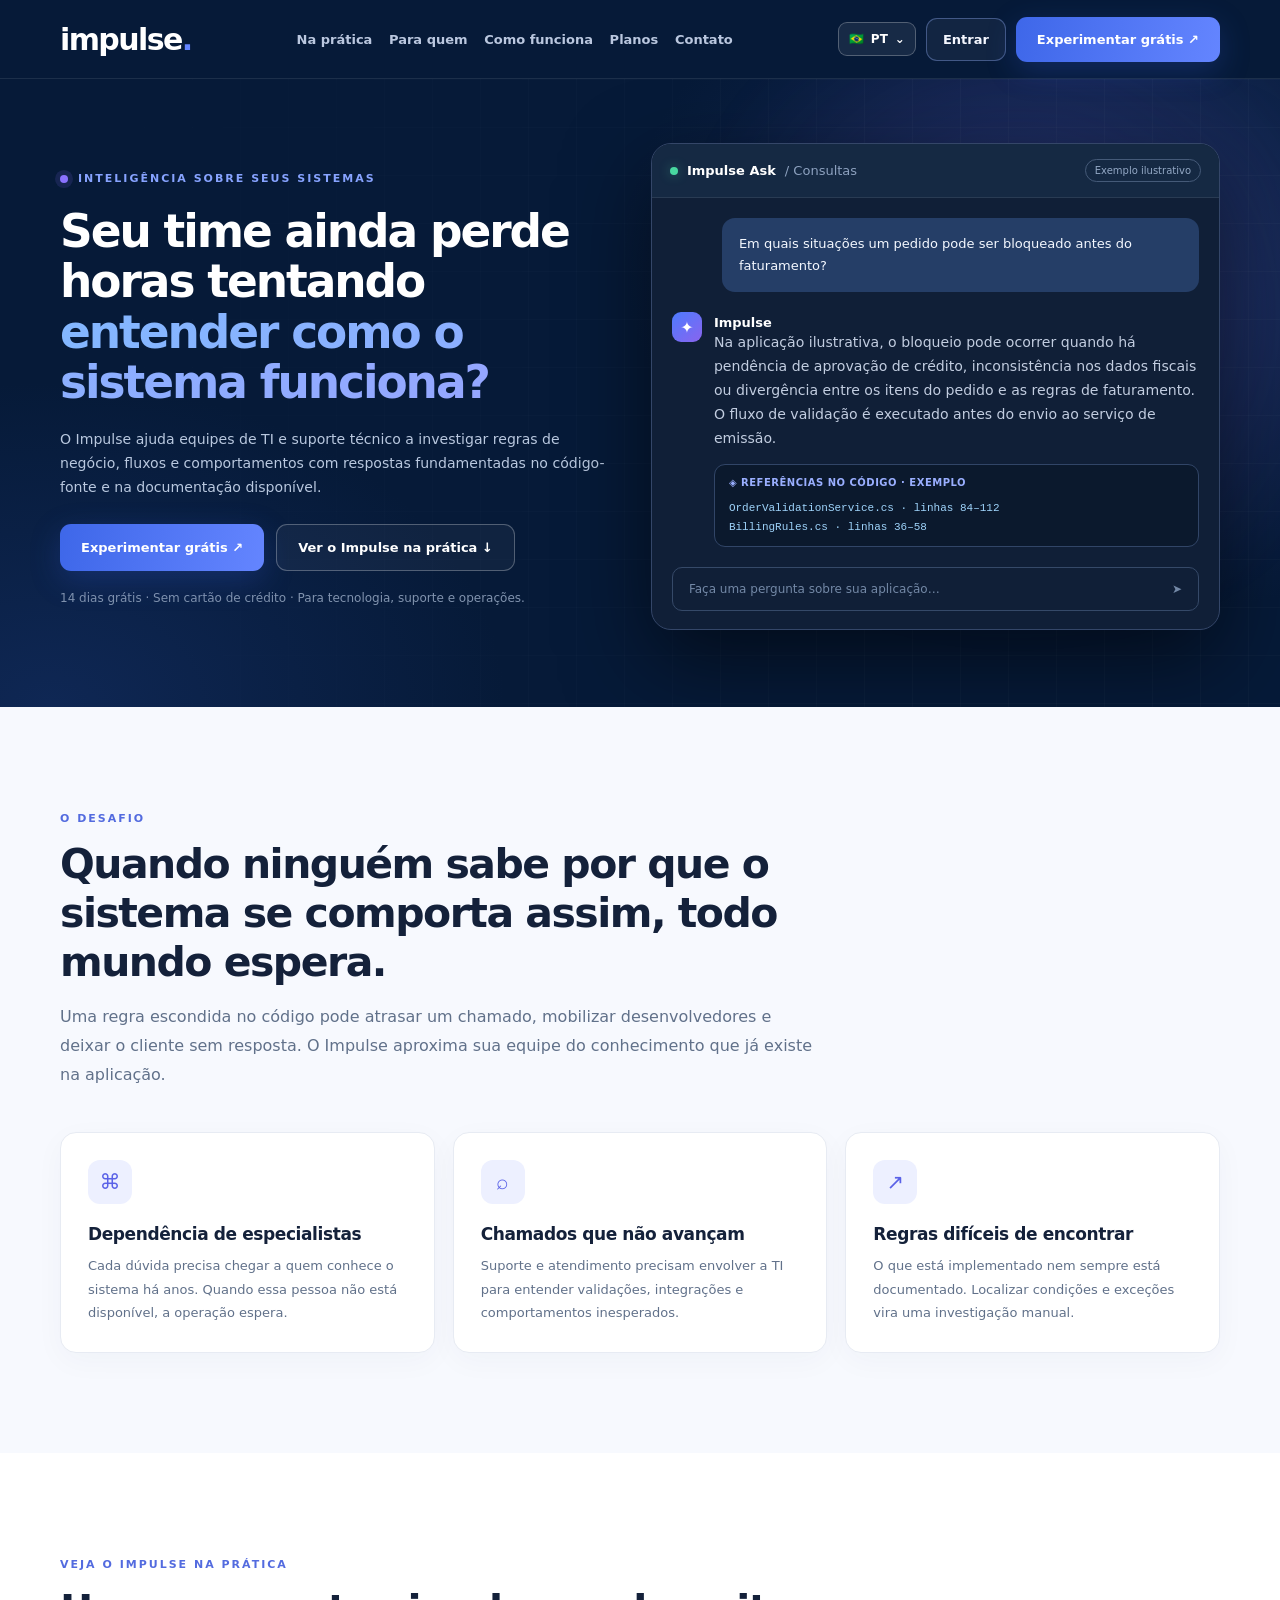
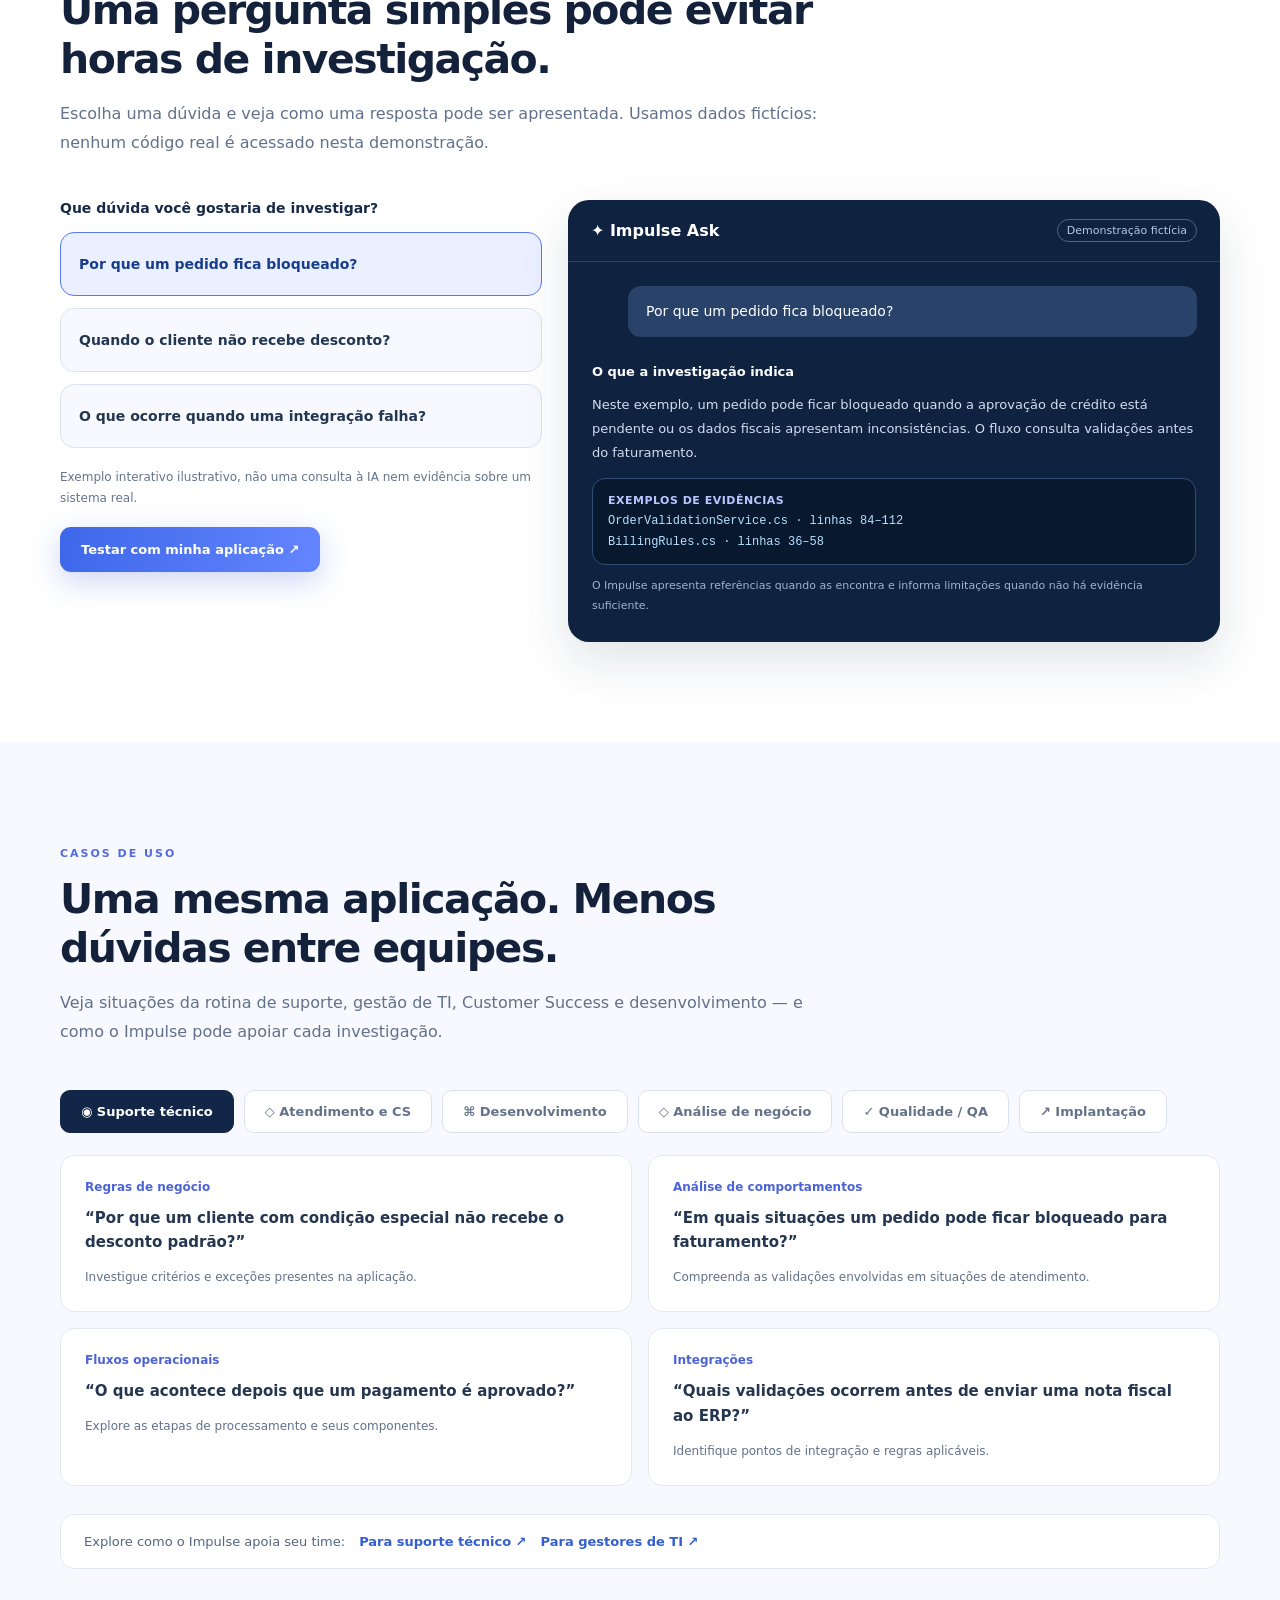
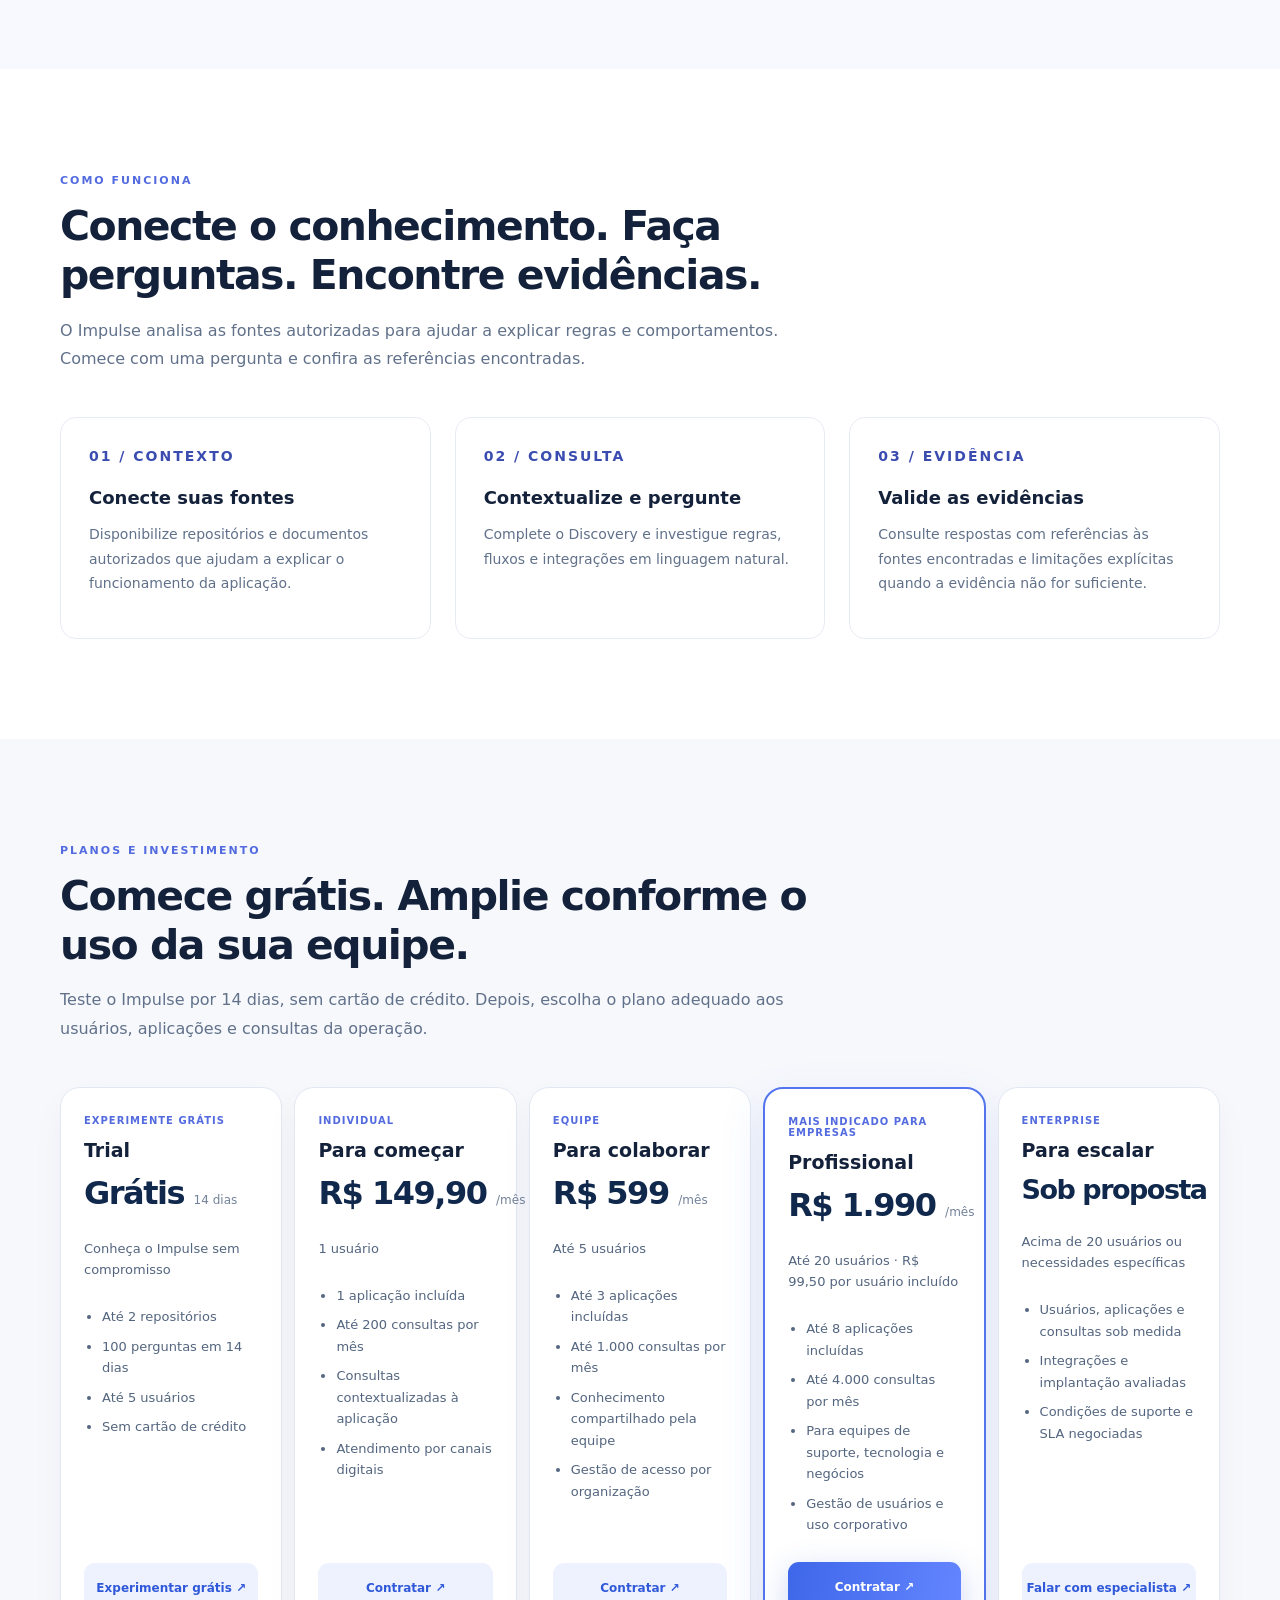
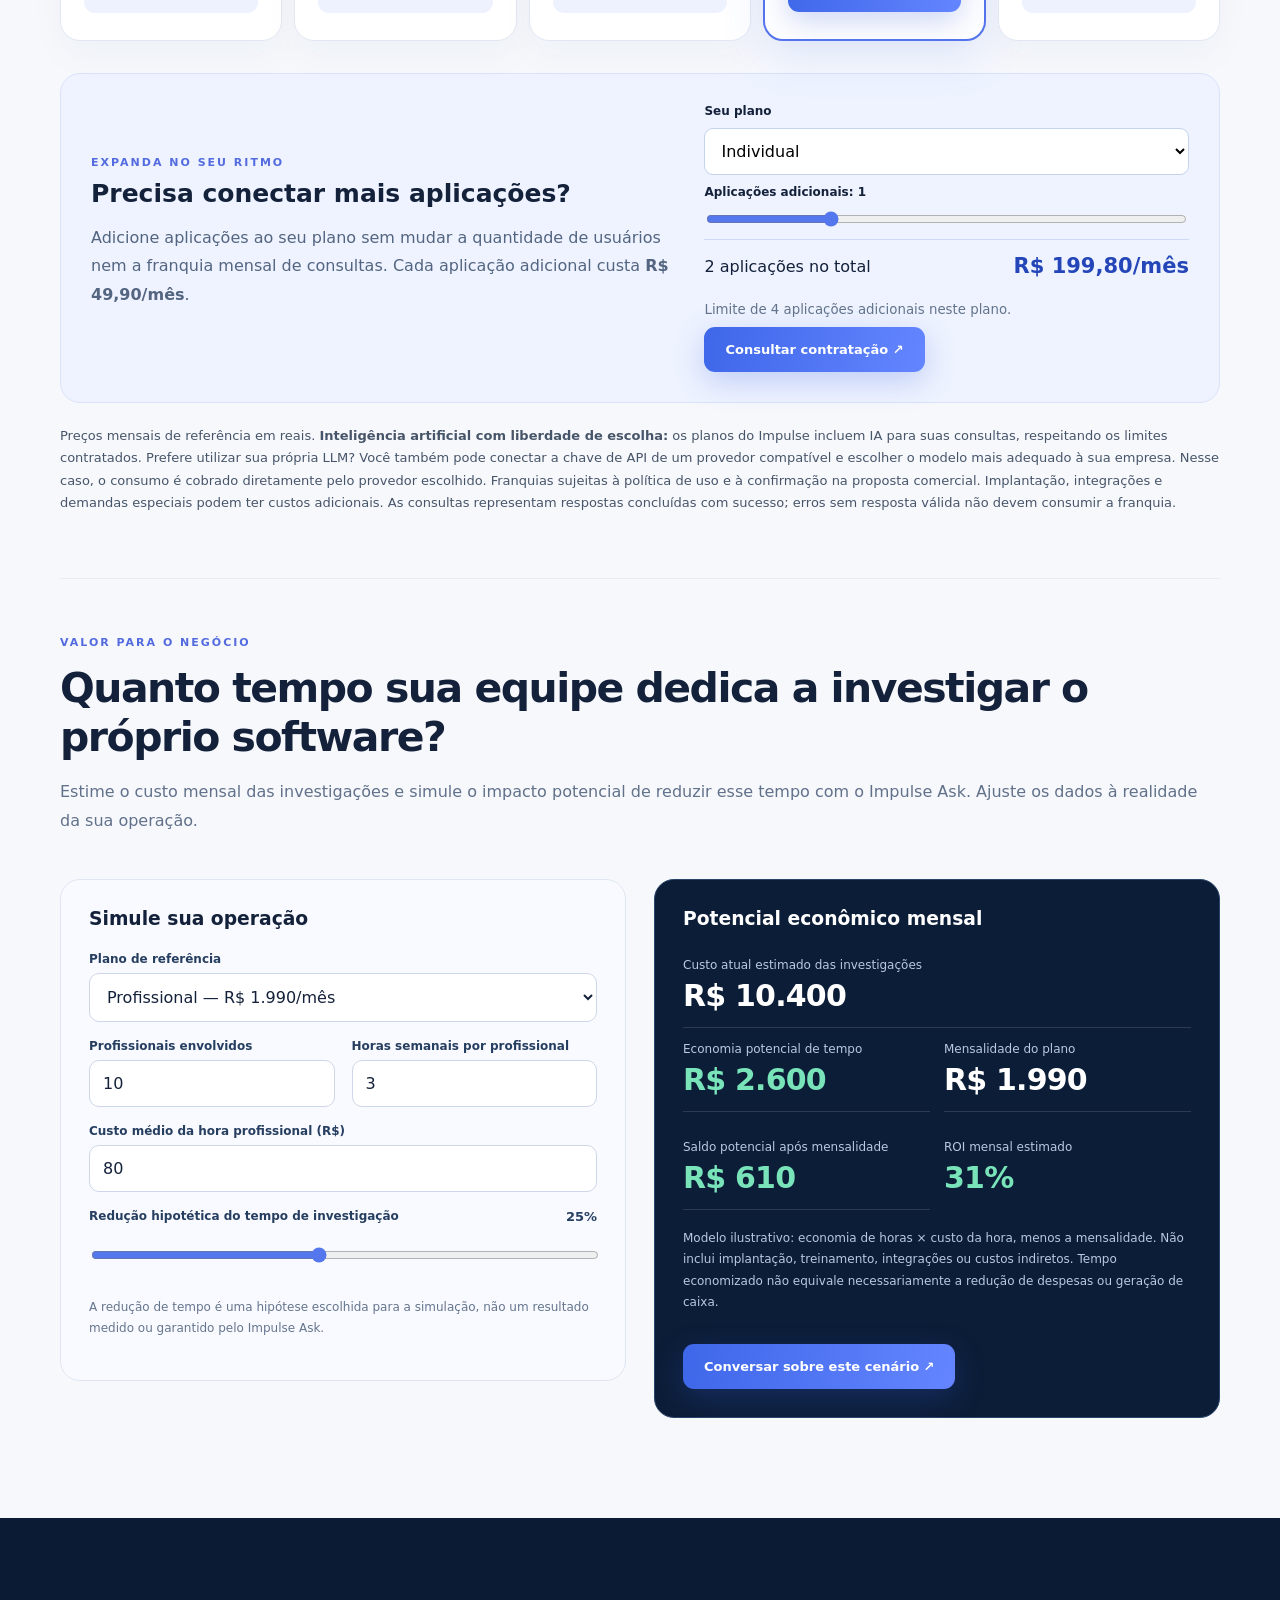
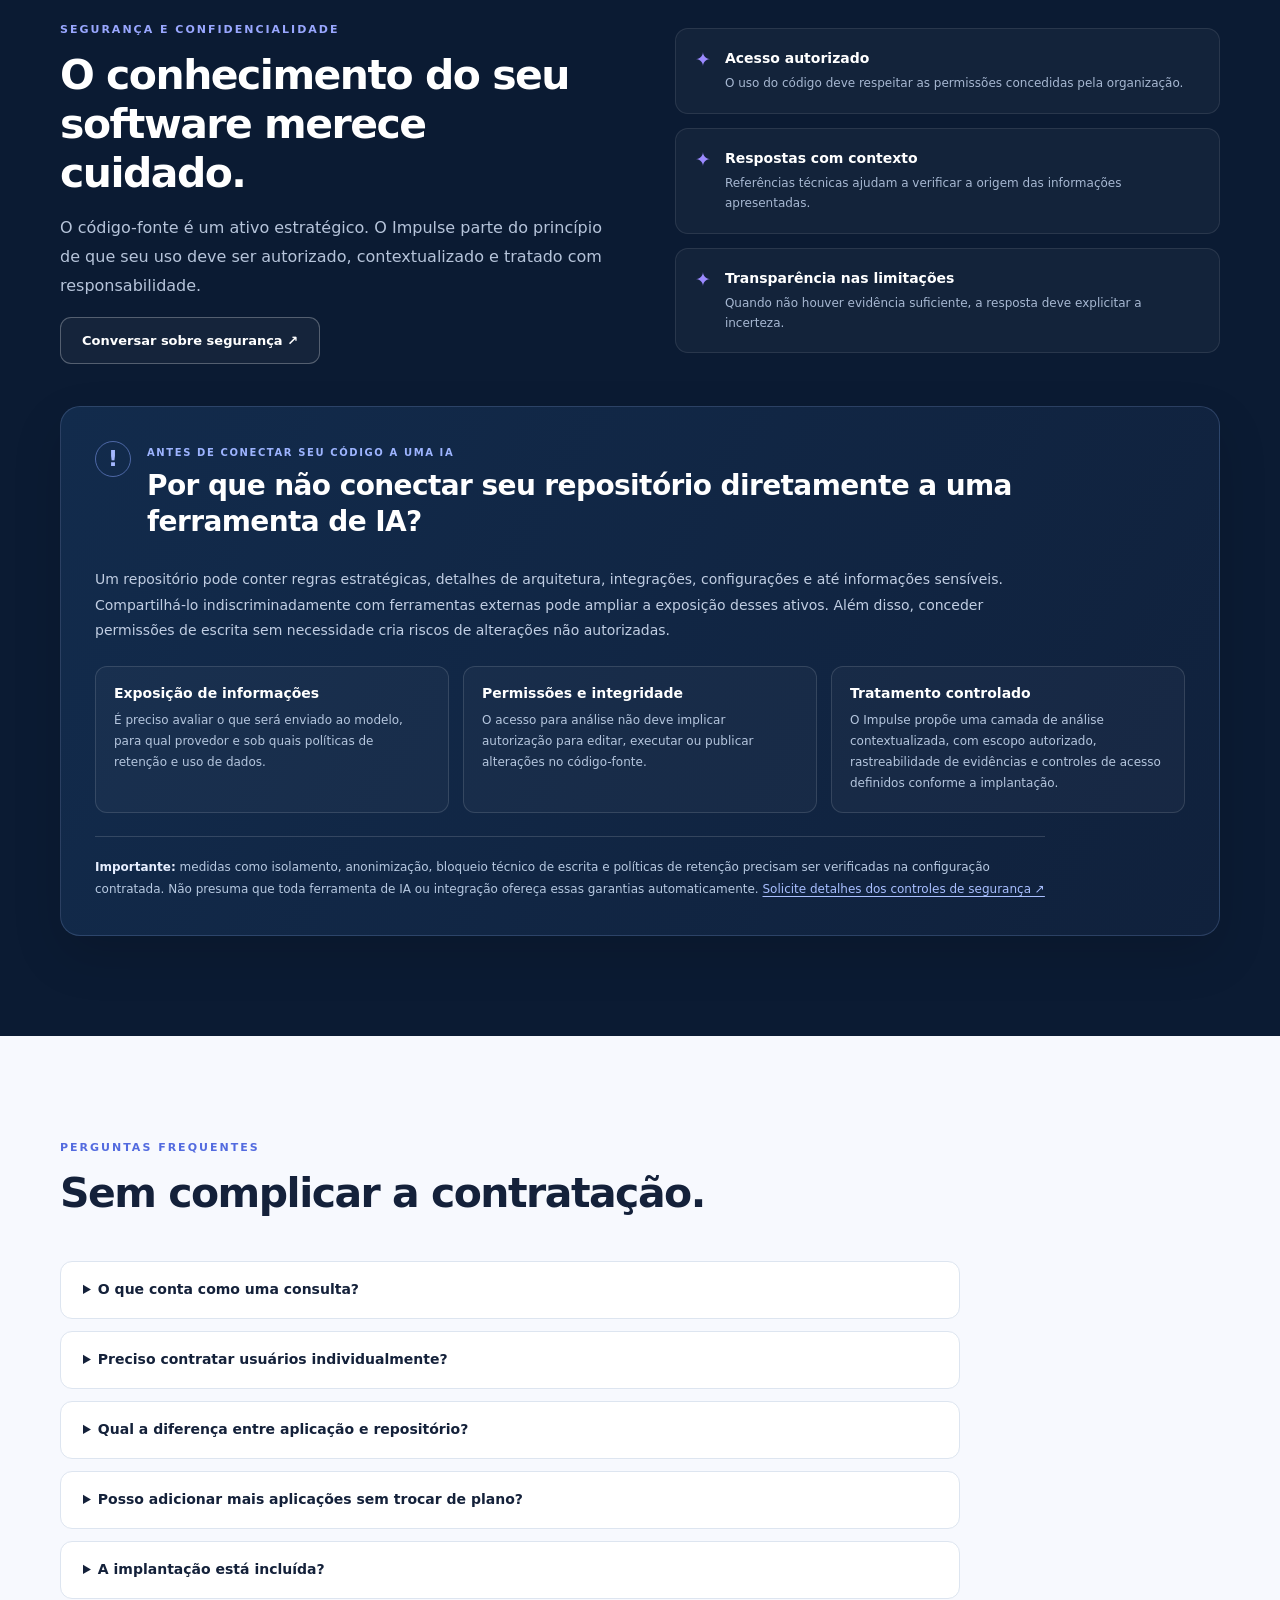
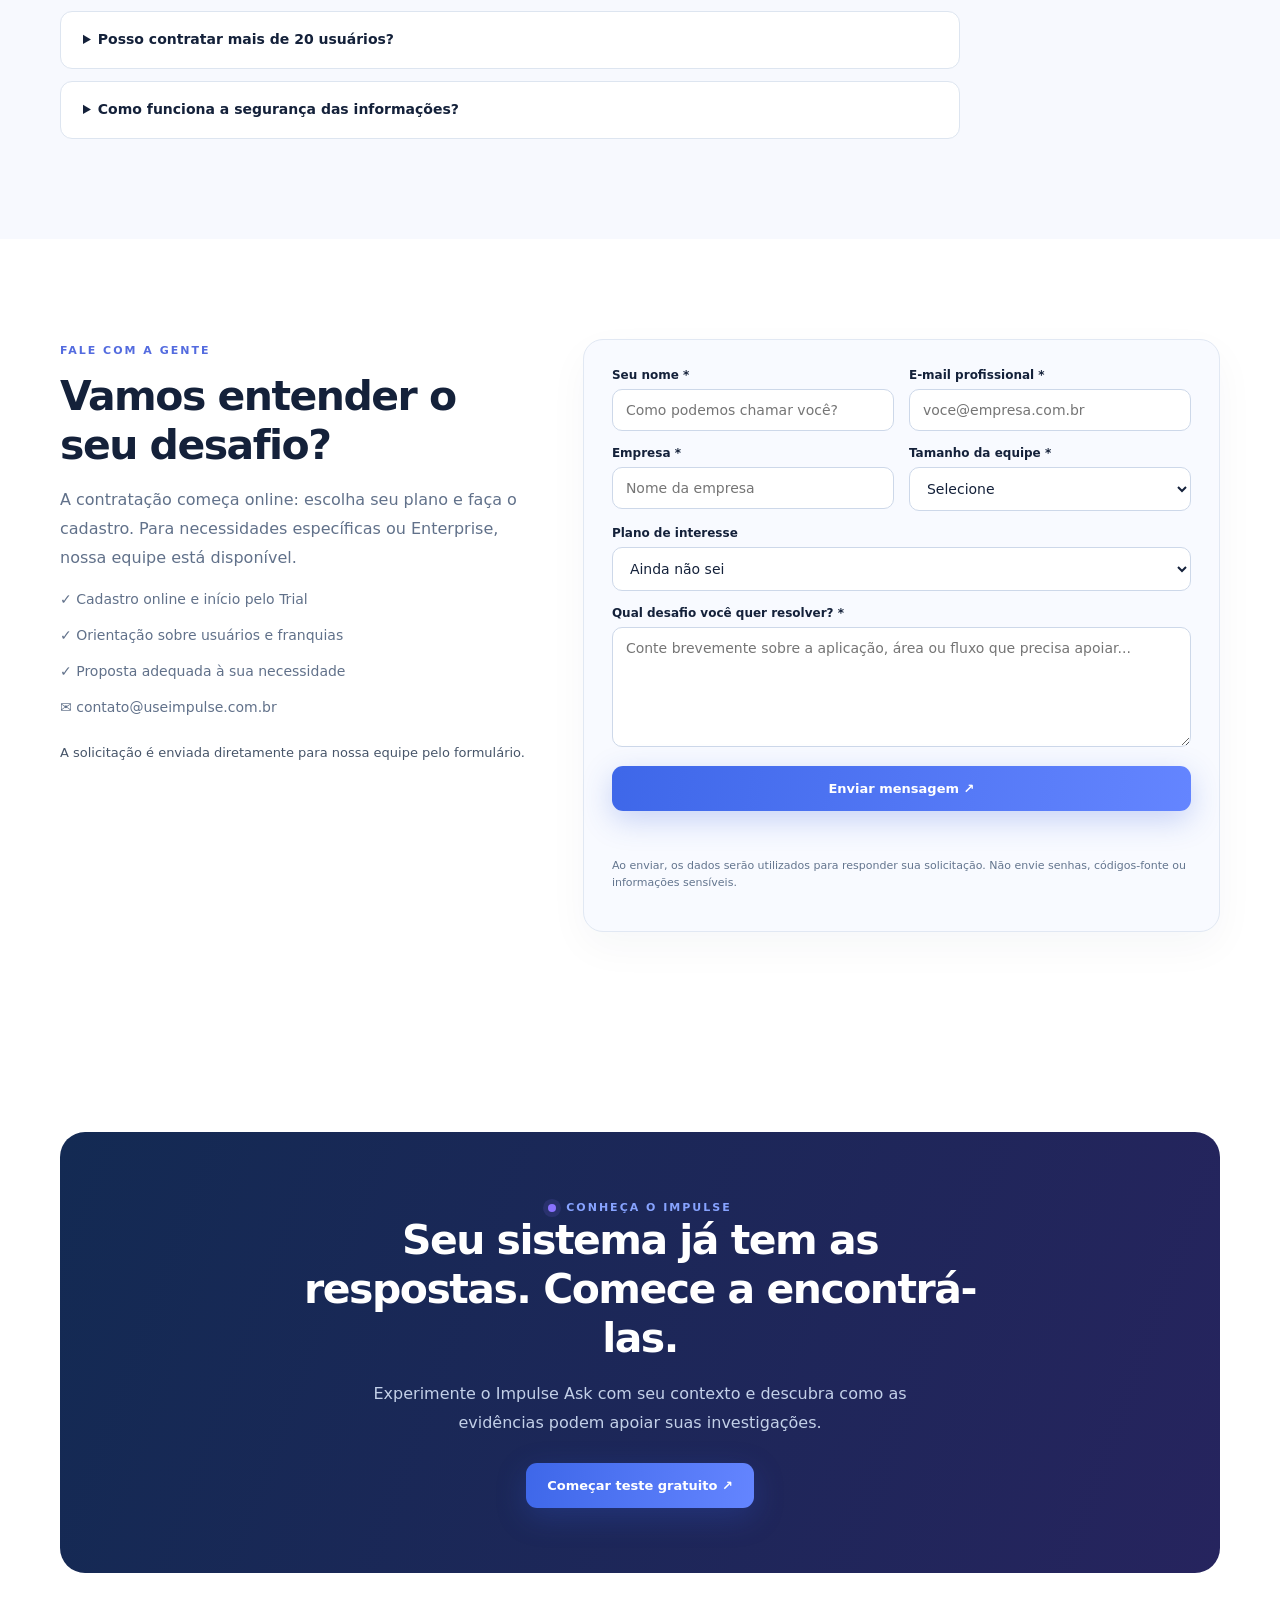
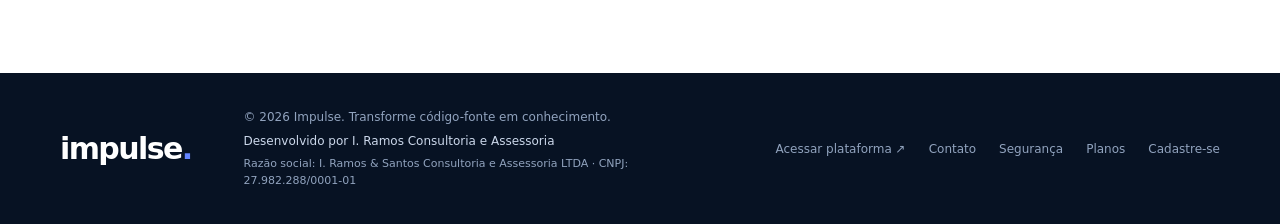
<file: index.html>
<!DOCTYPE html>
<html lang="pt-BR">
<head>
<meta charset="UTF-8"><meta name="viewport" content="width=device-width,initial-scale=1"><meta name="theme-color" content="#061A38"><link rel="icon" type="image/svg+xml" href="/favicon.svg?v=3"><link rel="shortcut icon" href="/favicon.svg?v=3"><meta name="description" content="Reduza o esforço de investigação e a dependência de especialistas. Entenda regras de negócio e comportamentos com o Impulse Ask."><title>Impulse | Entenda seu sistema, responda mais rápido</title>
<link rel="canonical" href="https://useimpulse.com.br/">
<meta property="og:type" content="website">
<meta property="og:locale" content="pt_BR">
<meta property="og:site_name" content="Impulse">
<meta property="og:title" content="Impulse | Entenda seu sistema, responda mais rápido">
<meta property="og:description" content="Encontre respostas sobre regras, fluxos e comportamentos do seu sistema com evidências do código-fonte.">
<meta property="og:url" content="https://useimpulse.com.br/">
<meta name="twitter:card" content="summary">
<meta name="twitter:title" content="Impulse | Entenda seu sistema, responda mais rápido">
<meta name="twitter:description" content="Menos tempo investigando sistemas. Mais autonomia para TI e suporte técnico.">
<style>
:root{--navy:#081426;--navy2:#0e203b;--blue:#4878ff;--violet:#8067ff;--ink:#14213a;--muted:#61718a;--line:#e7ebf3;--bg:#f6f8fc}*{box-sizing:border-box}html{scroll-behavior:smooth}body{margin:0;font-family:Inter,ui-sans-serif,system-ui,-apple-system,BlinkMacSystemFont,"Segoe UI",sans-serif;color:var(--ink);background:white}a{text-decoration:none;color:inherit}button,input{font:inherit}button{cursor:pointer}.wrap{width:min(1160px,calc(100% - 48px));margin:auto}.dark{color:white;background:var(--navy)}header{position:sticky;top:0;z-index:50;background:rgba(8,20,38,.96);backdrop-filter:blur(14px);border-bottom:1px solid #ffffff17}.nav{display:flex;align-items:center;justify-content:space-between;min-height:78px;gap:28px}.brand{display:inline-flex;align-items:center;gap:11px;font-size:26px;font-weight:800;letter-spacing:-1.6px;color:white}.brand-mark{width:35px;height:35px;display:grid;place-items:center;border-radius:11px;background:linear-gradient(135deg,#5b8aff,#865eff);box-shadow:0 8px 30px #536cff44}.brand-mark{font-family:Inter,ui-sans-serif,system-ui,sans-serif;font-size:26px;font-weight:850;letter-spacing:-2px;line-height:1;align-items:center;padding-right:2px}.brand-dot{color:#fff;margin-left:1px}.brand-word{font-weight:800;letter-spacing:-1.6px}.navlinks{display:flex;gap:29px;align-items:center;color:#bac7df;font-size:13px;font-weight:600}.navlinks a:hover,.footer-links a:hover{color:white}.btn{border:0;border-radius:11px;display:inline-flex;align-items:center;justify-content:center;gap:10px;font-size:13px;font-weight:700;padding:15px 21px;transition:transform .2s,box-shadow .2s}.btn:hover{transform:translateY(-2px)}.btn.primary{color:white;background:linear-gradient(100deg,#396bf4,#7557ed);box-shadow:0 9px 30px #345cdd40}.btn.outline{border:1px solid #ffffff45;color:white;background:#ffffff0b}.btn.light{background:#eef2ff;color:#3059d9}.mobile-toggle{display:none;color:white;background:none;border:0;font-size:25px}.hero{position:relative;overflow:hidden;background:radial-gradient(ellipse 700px 500px at 88% 28%,#23386f9a,transparent 72%),radial-gradient(ellipse 700px 500px at 4% 100%,#142f65a1,transparent 65%),var(--navy);padding:98px 0 105px}.hero:after{content:"";position:absolute;inset:0;pointer-events:none;background-image:linear-gradient(#ffffff06 1px,transparent 1px),linear-gradient(90deg,#ffffff06 1px,transparent 1px);background-size:48px 48px;mask-image:linear-gradient(90deg,transparent,#000 70%)}.hero-grid{position:relative;z-index:1;display:grid;grid-template-columns:1fr 1.03fr;align-items:center;gap:58px}.eyebrow{font-size:11px;font-weight:800;letter-spacing:2px;text-transform:uppercase;color:#87a3ff;display:inline-flex;align-items:center;gap:10px}.eyebrow:before{content:"";width:8px;height:8px;border-radius:50%;background:#8a72ff;box-shadow:0 0 0 5px #8a72ff22}.hero h1{font-size:clamp(40px,4.25vw,65px);line-height:1.08;letter-spacing:-2.8px;margin:22px 0 22px;font-weight:800}.gradient{background:linear-gradient(100deg,#83b7ff,#aa93ff);-webkit-background-clip:text;background-clip:text;color:transparent}.hero p{font-size:16px;line-height:1.85;color:#b9c8df;max-width:520px}.actions{display:flex;gap:12px;flex-wrap:wrap;margin-top:30px}.hero-note{margin-top:25px;color:#8193ae;font-size:12px}.chat-window{background:#101f37;border:1px solid #344668;border-radius:20px;box-shadow:0 30px 85px #0008;overflow:hidden;transform:perspective(1100px) rotateY(-4deg);position:relative}.chat-head{display:flex;justify-content:space-between;align-items:center;padding:17px 20px;background:#152943;border-bottom:1px solid #ffffff16}.chat-title{display:flex;align-items:center;gap:9px;font-size:13px;font-weight:700}.dot{width:8px;height:8px;border-radius:50%;background:#48d7a0;box-shadow:0 0 12px #48d7a066}.chat-body{padding:25px 23px 20px}.bubble{border-radius:13px;padding:15px 17px;font-size:13px;line-height:1.7}.bubble.user{background:#253e67;color:#f4f8ff;margin-left:50px}.response{margin-top:20px;display:flex;gap:12px}.ai-symbol{width:30px;height:30px;flex:none;border-radius:9px;background:linear-gradient(140deg,#4d7bff,#8964ee);display:grid;place-items:center;color:white;font-size:16px}.response-content{flex:1;min-width:0}.response-content strong{font-size:13px}.response-content p{color:#c2cde0;font-size:12px;line-height:1.8;margin:9px 0}.evidence{background:#0b192d;border:1px solid #314567;border-radius:11px;padding:12px 14px;margin-top:13px}.evidence span{display:block;font-size:10px;color:#9aafff;font-weight:800;letter-spacing:.5px;margin-bottom:8px}.evidence code{color:#9fd4fb;font-size:11px;overflow-wrap:anywhere}.chat-input{margin:0 23px 22px;border:1px solid #354968;border-radius:10px;padding:14px 16px;display:flex;justify-content:space-between;color:#7388a6;font-size:12px}.demo-tag{font-size:10px;color:#93a8c5;border:1px solid #455a78;border-radius:20px;padding:5px 9px}.section{padding:100px 0}.section-head{max-width:760px;margin-bottom:43px}.kicker{font-size:11px;letter-spacing:2px;text-transform:uppercase;color:#536bdf;font-weight:800}.section h2{font-size:clamp(29px,3.2vw,43px);letter-spacing:-1.5px;line-height:1.2;margin:14px 0 16px}.section-lead{font-size:16px;color:var(--muted);line-height:1.8}.problem{background:#f7f9fe}.problem-grid{display:grid;grid-template-columns:1fr 1fr 1fr;gap:18px}.tile{background:white;border:1px solid var(--line);border-radius:16px;padding:27px;box-shadow:0 8px 30px #1c335009}.tile-icon{width:44px;height:44px;border-radius:12px;display:grid;place-items:center;background:#edf0ff;color:#5a62e7;font-size:21px;margin-bottom:20px}.tile h3{font-size:17px;letter-spacing:-.4px;margin:0 0 10px}.tile p{font-size:13px;line-height:1.8;color:var(--muted);margin:0}.steps{display:grid;grid-template-columns:repeat(3,1fr);gap:24px}.step{position:relative;padding:28px;border-radius:16px;border:1px solid var(--line)}.step-num{color:#3b4cb0;font-size:14px;font-weight:800;letter-spacing:2px}.step h3{font-size:18px;margin:22px 0 10px}.step p{font-size:14px;line-height:1.75;color:var(--muted)}.usecases{background:#f7f9fe}.tabbar{display:flex;gap:10px;margin:25px 0 22px;flex-wrap:wrap}.tab{border:1px solid #dbe2ef;border-radius:10px;background:white;padding:13px 20px;font-weight:700;font-size:13px;color:#64728a}.tab.active{background:#122747;color:white;border-color:#122747}.case-grid{display:grid;grid-template-columns:repeat(2,1fr);gap:16px}.case{background:white;border:1px solid #e2e8f1;border-radius:14px;padding:24px}.case-label{font-size:12px;color:#4c63d8;font-weight:800;margin-bottom:12px}.case q{font-size:15px;font-weight:600;line-height:1.65;color:#253650}.case p{font-size:12px;line-height:1.7;color:var(--muted);margin-bottom:0}.security{background:#0b1b33;color:white}.security-grid{display:grid;grid-template-columns:1fr 1fr;align-items:center;gap:70px}.security .section-lead{color:#b6c4da}.security-list{display:grid;gap:14px}.security-item{display:flex;gap:14px;align-items:start;padding:19px;background:#ffffff09;border:1px solid #ffffff18;border-radius:13px}.security-item b{font-size:14px}.security-item p{margin:7px 0 0;font-size:12px;color:#a7b8d2;line-height:1.65}.check{color:#9b8aff;font-size:19px}.final-cta{background:linear-gradient(110deg,#132a53,#26245e);color:white;text-align:center;border-radius:25px;padding:65px 24px}.final-cta h2{margin:0 auto 17px;max-width:690px}.final-cta p{max-width:600px;margin:0 auto 25px;color:#c3d0e8;line-height:1.8}.footer{background:#071223;color:#91a3be;padding:35px 0}.footer-inner{display:flex;align-items:center;justify-content:space-between;gap:18px;flex-wrap:wrap;font-size:12px}.footer-company{display:flex;flex-direction:column;gap:5px;max-width:480px;line-height:1.55}.footer-company span:nth-child(2){color:#cbd7ea}.footer-company span:nth-child(3){font-size:11px}.footer-links{display:flex;gap:23px}.footer .brand{font-size:21px}.footer .brand-mark{width:28px;height:28px}.footer .brand-mark svg{width:18px;height:18px}.hidden{display:none!important}@media(max-width:900px){.hero-grid,.security-grid{grid-template-columns:1fr}.hero{padding:68px 0}.hero-grid{gap:50px}.chat-window{transform:none;max-width:650px}.navlinks{gap:15px}.problem-grid{grid-template-columns:1fr 1fr}}@media(max-width:650px){.wrap{width:min(100% - 32px,1160px)}.nav{min-height:68px}.mobile-toggle{display:block}.navlinks{display:none;position:absolute;top:68px;left:0;right:0;background:#0a1930;padding:20px 24px;flex-direction:column;align-items:stretch}.navlinks.open{display:flex}.nav>.btn{display:none}.hero h1{letter-spacing:-1.7px}.hero{padding:55px 0 70px}.section{padding:70px 0}.problem-grid,.steps,.case-grid{grid-template-columns:1fr}.chat-body{padding:17px}.bubble.user{margin-left:12px}.chat-input{margin:0 16px 16px}.footer-inner{align-items:flex-start;flex-direction:column}.final-cta{padding:48px 20px}.security-grid{gap:20px}}

/* Comercial */
.pricing{background:#f6f8fc}.price-grid{display:grid;grid-template-columns:repeat(5,minmax(0,1fr));gap:12px}.price-card{background:white;border:1px solid #e2e8f3;border-radius:20px;padding:27px 23px;display:flex;flex-direction:column;gap:13px;box-shadow:0 15px 36px #152b4b09}.price-card.featured{border:2px solid #5575ee;box-shadow:0 16px 45px #4b6ff020}.price-card h3{margin:0;font-size:19px}.price-card .amount{font-size:35px;font-weight:800;letter-spacing:-1.5px;color:#10284c;white-space:nowrap}.price-card .amount small{font-size:12px;font-weight:500;color:#72829a;letter-spacing:0}.price-card p,.price-card li{font-size:13px;color:#53657f;line-height:1.65}.price-card ul{padding-left:18px;margin:0 0 14px;flex:1}.price-card li+li{margin-top:8px}.price-card .btn{width:100%;box-sizing:border-box;text-align:center;white-space:nowrap;font-size:12px;padding:14px 8px;min-height:50px;line-height:1.25}.price-tag{font-size:10px;letter-spacing:1px;text-transform:uppercase;font-weight:800;color:#536bdf}.pricing-note{font-size:13px;line-height:1.7;color:#475569;margin-top:22px}.contact{background:#fff}.contact-grid{display:grid;grid-template-columns:.85fr 1.15fr;gap:52px;align-items:start}.contact-points{display:grid;gap:12px;color:#61718a;font-size:14px;line-height:1.7}.contact-card{border:1px solid #e1e8f3;border-radius:20px;padding:28px;background:#f8faff;box-shadow:0 15px 40px #102c4a0a}.form-grid{display:grid;grid-template-columns:1fr 1fr;gap:15px}.contact-card label{display:block;font-size:12px;font-weight:700;margin-bottom:7px}.contact-card input,.contact-card select,.contact-card textarea{width:100%;border:1px solid #cdd8e9;border-radius:10px;padding:12px 13px;font:inherit;font-size:14px;background:white;color:#14213a}.contact-card textarea{resize:vertical;min-height:120px}.form-row{margin-bottom:15px}.form-help{font-size:11px;line-height:1.6;color:#63758e}.faq{background:#f7f9fe}.faq-list{display:grid;gap:12px;max-width:900px}.faq details{border:1px solid #dde5f0;background:white;border-radius:12px;overflow:hidden}.faq summary{font-weight:700;font-size:14px;cursor:pointer;display:list-item;list-style-position:inside;padding:19px 22px;min-height:56px}.faq summary:focus-visible{outline:2px solid #396bf4;outline-offset:-3px}.faq details p{color:#61718a;font-size:13px;line-height:1.8;margin:0;padding:0 22px 19px}@media(max-width:1050px){.price-grid{grid-template-columns:repeat(2,minmax(0,1fr))}}@media(max-width:700px){.price-grid,.contact-grid,.form-grid{grid-template-columns:1fr}.contact-grid{gap:25px}.price-card{padding:24px}.contact-card{padding:20px}}

/* Motion system: progressive enhancement with reduced-motion support */
@keyframes impulse-enter{from{opacity:0;transform:translate3d(0,22px,0)}to{opacity:1;transform:translate3d(0,0,0)}}
@keyframes impulse-glow{0%,100%{opacity:.52;transform:translate3d(0,0,0) scale(1)}50%{opacity:.86;transform:translate3d(-12px,9px,0) scale(1.06)}}
@keyframes impulse-float{0%,100%{transform:translateY(0)}50%{transform:translateY(-9px)}}
@keyframes impulse-card-in{from{opacity:0;transform:translateY(10px)}to{opacity:1;transform:translateY(0)}}
@keyframes impulse-shimmer{from{transform:translateX(-140%) skewX(-20deg)}to{transform:translateX(240%) skewX(-20deg)}}
.hero:before{content:"";position:absolute;inset:-10% -10% auto auto;width:min(65vw,780px);height:600px;border-radius:50%;pointer-events:none;background:radial-gradient(circle,#4868d53b 0%,#8059e51b 35%,transparent 70%);filter:blur(24px);animation:impulse-glow 11s ease-in-out infinite}
.hero-grid>div:first-child{animation:impulse-enter .8s both}.hero .chat-window{animation:impulse-enter .85s .18s both,impulse-float 7s 1.1s ease-in-out infinite}
.hero .gradient{background-size:220% 100%;animation:gradient-shift 8s ease-in-out infinite alternate}
@keyframes gradient-shift{from{background-position:0% 50%}to{background-position:100% 50%}}
.btn{position:relative;overflow:hidden;isolation:isolate}.btn.primary:after{content:"";position:absolute;inset:0;width:40%;background:linear-gradient(90deg,transparent,#ffffff35,transparent);transform:translateX(-140%) skewX(-20deg);pointer-events:none}.btn.primary:hover:after{animation:impulse-shimmer .85s ease-out}
.btn:focus-visible,.tab:focus-visible,.navlinks a:focus-visible,.faq summary:focus-visible{outline:3px solid #91b6ff;outline-offset:4px}
.tile,.step,.case,.price-card,.security-item{transition:transform .32s cubic-bezier(.2,.75,.2,1),box-shadow .32s ease,border-color .32s ease}
.tile:hover,.step:hover,.case:hover,.price-card:hover{transform:translateY(-6px);box-shadow:0 20px 45px #152d511b;border-color:#b6c6f7}
.security-item:hover{transform:translateX(5px);border-color:#8c9df16b}
.tab{transition:background .25s,color .25s,border-color .25s,transform .25s}.tab:hover{transform:translateY(-2px);border-color:#9caee5}
.case-grid .case{animation:impulse-card-in .35s both}.case-grid .case:nth-child(2){animation-delay:.06s}.case-grid .case:nth-child(3){animation-delay:.12s}.case-grid .case:nth-child(4){animation-delay:.18s}
.faq details{transition:border-color .25s,box-shadow .25s}.faq details[open]{border-color:#aabcf5;box-shadow:0 10px 28px #142d4910}.faq details p{animation:impulse-card-in .25s both}
.navlinks a{position:relative}.navlinks a:after{content:"";position:absolute;bottom:-7px;left:0;width:100%;height:2px;background:#8fa6ff;transform:scaleX(0);transform-origin:left;transition:transform .25s}.navlinks a:hover:after{transform:scaleX(1)}
.js-motion .reveal{opacity:0;transform:translateY(25px);transition:opacity .7s ease,transform .7s cubic-bezier(.2,.7,.2,1);transition-delay:var(--reveal-delay,0ms)}.js-motion .reveal.is-visible{opacity:1;transform:none}
@media(prefers-reduced-motion:reduce){html{scroll-behavior:auto!important}*,*:before,*:after{animation-duration:.01ms!important;animation-iteration-count:1!important;transition-duration:.01ms!important}.js-motion .reveal{opacity:1!important;transform:none!important}}

/* ROI calculator */
.roi-section{background:#fff}.roi-layout{display:grid;grid-template-columns:1fr 1fr;gap:28px;align-items:start}.roi-panel,.roi-results{border:1px solid #dfe6f2;border-radius:20px;padding:28px;background:#f8faff}.roi-results{background:#0c1d37;color:#fff;border-color:#29446a}.roi-fields{display:grid;grid-template-columns:repeat(2,minmax(0,1fr));gap:17px}.roi-field{display:flex;flex-direction:column;gap:7px}.roi-field label{font-size:12px;font-weight:750;color:#263e60}.roi-field input,.roi-field select{width:100%;padding:13px;border:1px solid #ccd7e9;border-radius:10px;background:white;color:#14213a;font:inherit}.roi-field input:focus-visible,.roi-field select:focus-visible{outline:3px solid #91b6ff;outline-offset:2px}.roi-full{grid-column:1/-1}.roi-range{accent-color:#5577ed}.roi-range-label{display:flex;justify-content:space-between;align-items:center;font-size:13px;font-weight:700;color:#263e60}.roi-stat{border-bottom:1px solid #ffffff22;padding:14px 0}.roi-stat:last-child{border-bottom:0}.roi-stat span{display:block;color:#b8c9e1;font-size:12px;margin-bottom:6px}.roi-stat strong{display:block;font-size:clamp(22px,3vw,32px);letter-spacing:-.8px}.roi-stat .roi-positive{color:#79e4b9}.roi-stat .roi-negative{color:#ffb2b2}.roi-disclaimer{font-size:12px;line-height:1.8;color:#65758d;margin-top:18px}.roi-results .roi-disclaimer{color:#b8c9e1}.roi-kpi-grid{display:grid;grid-template-columns:1fr 1fr;gap:14px}.roi-results h3{margin:0 0 15px}.roi-action{margin-top:18px}.roi-warning{font-size:12px;line-height:1.7;color:#f2d8a6;margin-top:12px}@media(max-width:850px){.roi-layout{grid-template-columns:1fr}}@media(max-width:550px){.roi-fields,.roi-kpi-grid{grid-template-columns:1fr}.roi-panel,.roi-results{padding:20px}}
.addon-box{display:grid;grid-template-columns:1.2fr 1fr;gap:32px;align-items:center;background:#eef3ff;border:1px solid #d9e3fa;border-radius:20px;padding:30px;margin-top:32px}.addon-box h3{font-size:25px;margin:9px 0}.addon-box p{line-height:1.8;color:#536581}.addon-controls{display:flex;flex-direction:column;gap:10px}.addon-controls label{font-size:12px;font-weight:700}.addon-controls select{padding:12px;border-radius:9px;border:1px solid #c5d3ee;background:white;font:inherit}.addon-controls input{accent-color:#5577ed}.addon-summary{display:flex;justify-content:space-between;gap:12px;align-items:center;padding:14px 0;border-top:1px solid #cddaf3}.addon-summary strong{font-size:21px;color:#2446b8}.addon-controls small{color:#64748b}.addon-controls .btn{align-self:flex-start}@media(max-width:700px){.addon-box{grid-template-columns:1fr;padding:22px}.addon-summary{flex-wrap:wrap}}.nav-actions{display:flex;align-items:center;gap:10px;flex-shrink:0}.nav-login{background:#ffffff0d;border:1px solid #7f9bdf70;color:#f4f7ff;padding:13px 16px;white-space:nowrap}.nav-login:hover{background:#ffffff1b;border-color:#a9bcff;box-shadow:0 8px 24px #0002}.nav-demo{white-space:nowrap}@media(max-width:1100px){.nav-actions{gap:7px}.nav-actions .btn{padding:12px 11px;font-size:12px}.navlinks{gap:14px}}@media(max-width:850px){.nav-actions{margin-left:auto}.nav-demo{display:none}.nav-login{padding:11px 13px!important}.navlinks.open{z-index:60}}@media(max-width:420px){.nav-login{font-size:11px!important;padding:10px!important}}.brand{gap:0;letter-spacing:0}.brand-word{font-family:Inter,"Arial Black","Arial Rounded MT Bold",ui-sans-serif,system-ui,sans-serif;font-size:34px;font-weight:950;letter-spacing:-2.3px;line-height:1.05;color:#fff}.brand-period{color:#6485FF}.brand:hover .brand-period{filter:drop-shadow(0 0 7px #6485ff88)}.footer .brand-word{font-size:30px}header,.dark{background-color:#061A38}.btn.primary{background:linear-gradient(100deg,#3e67e9,#6485ff)}.brand-word,.brand-period{transition:color .2s ease,filter .2s ease}@media(max-width:420px){.brand-word{font-size:28px}}.brand-logo-svg{display:block;width:178px;height:auto;color:#fff;overflow:visible}.footer .brand-logo-svg{width:166px}@media(max-width:420px){.brand-logo-svg{width:145px}}
/* Responsive layout audit: 320 / 375 / 390 / 768 / 1024 / 1280 / 1366 / 1440 / 1920 */
:root{--navy:#061A38}
html{scroll-padding-top:82px}
body{overflow-x:clip}
.wrap{width:min(1160px,calc(100% - 48px))}
.nav{gap:clamp(12px,1.5vw,24px)}
.brand{flex:none}
.brand-logo-svg{width:clamp(144px,12vw,178px)}
.navlinks{gap:clamp(10px,1.3vw,22px)}
.navlinks a{white-space:nowrap}.nav-mobile-trial{display:none}
.hero{padding:clamp(55px,5vw,82px) 0 clamp(65px,6vw,95px)}
.hero-grid{grid-template-columns:minmax(0,1fr) minmax(0,1.03fr);gap:clamp(28px,3vw,48px)}
.hero-grid>div{min-width:0}
.hero h1{font-size:clamp(38px,3.55vw,56px);letter-spacing:-.045em;line-height:1.11;margin:20px 0}
.hero p{font-size:clamp(14px,1.1vw,16px);line-height:1.7;margin:0;max-width:560px}
.hero .actions{margin-top:24px}
.hero-note{margin-top:20px}
.chat-window{transform:none}
.chat-body{padding:20px}
.chat-head{padding:15px 18px}
.chat-input{margin:0 20px 18px}
.price-card,.tile,.step,.case,.contact-card,.roi-panel,.roi-results{min-width:0}
.price-card .amount{font-size:clamp(25px,2.5vw,35px)}
@media(max-width:1220px){
 .nav{min-height:72px}
 .mobile-toggle{display:block;flex:none;order:3;cursor:pointer;padding:8px}
 .nav-actions{margin-left:auto}
 .navlinks{display:none;position:absolute;top:100%;left:0;right:0;padding:16px max(24px,calc((100vw - 1160px)/2));background:#061A38;border-bottom:1px solid #ffffff26;box-shadow:0 18px 30px #0003;flex-direction:column;align-items:stretch;gap:0;max-height:calc(100dvh - 72px);overflow-y:auto}
 .navlinks.open{display:flex;z-index:60}
 .navlinks a{padding:12px 8px}.navlinks .nav-mobile-trial{display:block;margin-top:10px;background:#426cf1;color:#fff;border-radius:10px;text-align:center;font-weight:800;padding:14px 16px;white-space:normal}
 .navlinks a:after{display:none}
}
@media(max-width:1050px){
 .hero-grid{grid-template-columns:minmax(0,1fr) minmax(0,1fr);gap:26px}
 .hero h1{font-size:clamp(35px,4.1vw,46px)}
 .hero p{font-size:14px}
 .hero{padding:58px 0 70px}
 .bubble.user{margin-left:12px}
 .chat-body{padding:16px}
 .response{gap:9px}
 .chat-head{padding:13px}
 .demo-tag{font-size:9px}
 .security-grid{gap:32px}
}
@media(max-width:900px){
 .hero-grid,.security-grid{grid-template-columns:minmax(0,1fr)}
 .hero-grid{gap:36px}
 .hero h1{font-size:clamp(38px,6vw,54px);max-width:680px}
 .hero p{font-size:16px}
 .chat-window{max-width:690px;width:100%}
 .hero{padding:58px 0 70px}
 .price-grid{grid-template-columns:repeat(2,minmax(0,1fr))}
}
@media(max-width:700px){
 .wrap{width:calc(100% - 32px)}
 .nav{gap:10px;min-height:68px}
 .nav-actions .nav-demo{display:none}
 .nav-actions .nav-login{padding:10px 12px;font-size:11px}
 .mobile-toggle{font-size:23px}
 .hero{padding:48px 0 60px}
 .hero h1{font-size:clamp(35px,8.5vw,48px);letter-spacing:-.045em}
 .hero p{font-size:14px;line-height:1.75}
 .hero .actions{gap:10px}
 .hero .actions .btn{padding:13px 15px}
 .section{padding:65px 0}
 .problem-grid,.steps,.case-grid,.price-grid,.contact-grid,.form-grid,.roi-layout,.addon-box{grid-template-columns:minmax(0,1fr)}
 .roi-fields{grid-template-columns:repeat(2,minmax(0,1fr))}
 .chat-window{border-radius:16px}
 .chat-head{gap:10px}
 .chat-title{font-size:12px}
 .chat-body{padding:15px}
 .chat-input{margin:0 15px 15px}
 .footer-links{flex-wrap:wrap;gap:8px 14px}
 .footer-links a{display:inline-flex;align-items:center;min-height:44px;padding:8px 4px;line-height:1.4}
 .footer-links a:focus-visible{outline:2px solid #a9bcff;outline-offset:2px;border-radius:4px}
}
@media(max-width:420px){
 .brand-logo-svg{width:130px}
 .nav-actions .nav-login{font-size:10px;padding:9px 10px}
 .mobile-toggle{padding:5px}
 .hero h1{font-size:clamp(32px,9vw,38px)}
 .hero .actions .btn{width:100%}
 .eyebrow{letter-spacing:1.2px;font-size:10px}
 .chat-head{flex-wrap:wrap}
 .demo-tag{font-size:9px}
 .roi-fields,.roi-kpi-grid{grid-template-columns:minmax(0,1fr)}
 .section h2{letter-spacing:-.8px}
 .price-card .amount{white-space:normal}
}
.security-disclaimer{margin-top:42px;border:1px solid #6c86b54d;background:linear-gradient(120deg,#122b4c,#10213c);border-radius:20px;padding:clamp(22px,3vw,34px);box-shadow:0 20px 50px #0002}.security-disclaimer-heading{display:flex;align-items:flex-start;gap:16px}.security-disclaimer-icon{width:36px;height:36px;flex:none;border:1px solid #87a4ff80;border-radius:50%;display:grid;place-items:center;font-size:22px;font-weight:800;color:#a5b8ff}.security-disclaimer-kicker{font-size:10px;letter-spacing:1.6px;font-weight:800;color:#9db4ff}.security-disclaimer h3{font-size:clamp(20px,2.4vw,28px);line-height:1.3;letter-spacing:-.6px;margin:8px 0 12px}.security-disclaimer>p{font-size:14px;line-height:1.85;color:#c1cee3;max-width:950px}.security-disclaimer-grid{display:grid;grid-template-columns:repeat(3,minmax(0,1fr));gap:14px;margin-top:22px}.security-disclaimer-grid>div{border:1px solid #ffffff20;border-radius:12px;background:#ffffff08;padding:18px}.security-disclaimer-grid strong{display:block;font-size:14px;color:white;margin-bottom:9px}.security-disclaimer-grid span{display:block;font-size:12px;line-height:1.75;color:#b5c6de}.security-disclaimer .security-disclaimer-foot{margin:23px 0 0;padding-top:19px;border-top:1px solid #ffffff25;font-size:12px;color:#b7c9e1}.security-disclaimer-foot strong{color:#e6eeff}.security-disclaimer-foot a{color:#a9bfff;text-decoration:underline;text-underline-offset:3px}@media(max-width:800px){.security-disclaimer-grid{grid-template-columns:1fr}.security-disclaimer{margin-top:28px}.security-disclaimer-heading{gap:11px}}.brand-logo-svg{image-rendering:auto;shape-rendering:geometricPrecision;flex-shrink:0}.brand-original-text{display:inline-block;font-family:system-ui,Arial,sans-serif;font-size:30px;font-weight:800;letter-spacing:-1.6px;line-height:1.1;white-space:nowrap;color:#fff}.brand-original-dot{color:#6485FF}.footer .brand-original-text{font-size:30px}@media(max-width:420px){.brand-original-text{font-size:27px}}.language-picker{position:relative;flex:none}.language-button{background:#ffffff12;border:1px solid #ffffff40;border-radius:9px;padding:9px 10px;color:white;display:flex;align-items:center;gap:7px;cursor:pointer;font-weight:700;font-size:12px}.language-button:focus-visible,.language-menu button:focus-visible{outline:2px solid #91b1ff;outline-offset:3px}.language-menu{position:absolute;right:0;top:calc(100% + 8px);z-index:100;background:#142744;border:1px solid #526584;border-radius:10px;min-width:154px;padding:5px;box-shadow:0 12px 30px #0006}.language-menu[hidden]{display:none}.language-menu button{background:transparent;border:0;color:#fff;width:100%;text-align:left;cursor:pointer;padding:9px;border-radius:7px;font-size:13px}.language-menu button:hover,.language-menu button[aria-current="true"]{background:#ffffff1c}@media(max-width:900px){.language-button{padding:8px}.language-picker{order:-1}}
.navlinks a[href^="#"]{position:relative;transition:color .2s ease}.navlinks a[href^="#"].is-active{color:#fff}.navlinks a[href^="#"].is-active:after{content:"";position:absolute;bottom:-10px;left:0;right:0;height:3px;border-radius:3px;background:#7da0ff;box-shadow:0 0 12px #4e77ff77}html{scroll-padding-top:96px}.roi-inline{margin-top:60px;padding-top:36px;border-top:1px solid var(--line)}.roi-inline .wrap{width:100%;max-width:1160px}@media(max-width:850px){.navlinks a[href^="#"].is-active{background:#ffffff14;border-radius:8px;padding-left:9px}.navlinks a[href^="#"].is-active:after{display:none}}
/* Responsive containment: the ROI calculator is embedded inside Pricing. */
.section.pricing,.section.pricing>.wrap,.roi-inline,.roi-inner{min-width:0;max-width:100%}
.roi-inline{width:100%;margin-top:64px;padding-top:52px;border-top:1px solid var(--line);background:transparent;overflow:clip}
.roi-inner{width:100%;min-width:0}
.roi-inline .section-head{max-width:100%;margin-left:0;margin-right:0}
.roi-inline .section-head h2{max-width:100%;overflow-wrap:break-word}
.roi-inline .roi-layout{display:grid;grid-template-columns:repeat(2,minmax(0,1fr));gap:clamp(16px,2.5vw,28px);width:100%;min-width:0;align-items:start}
.roi-inline .roi-panel,.roi-inline .roi-results,.roi-inline .roi-kpi-grid,.roi-inline .roi-stat{min-width:0;max-width:100%}
.roi-inline .roi-stat strong{overflow-wrap:anywhere;font-size:clamp(20px,2.4vw,30px)}
.roi-inline .roi-fields,.roi-inline .roi-kpi-grid{grid-template-columns:repeat(2,minmax(0,1fr))}
@media(max-width:1000px){.roi-inline .roi-layout{grid-template-columns:minmax(0,1fr)}}
@media(max-width:620px){.roi-inline{margin-top:40px;padding-top:32px}.roi-inline .roi-fields,.roi-inline .roi-kpi-grid{grid-template-columns:minmax(0,1fr)}.roi-inline .roi-panel,.roi-inline .roi-results{padding:20px}.roi-inline .roi-stat strong{font-size:clamp(19px,6vw,27px)}}
@media(max-width:380px){.roi-inline .roi-panel,.roi-inline .roi-results{padding:16px}.roi-inline .roi-section-head h2{font-size:28px}}
.visually-hidden{position:absolute!important;width:1px!important;height:1px!important;overflow:hidden!important;clip:rect(0,0,0,0)!important;white-space:nowrap!important}#lead-status{min-height:20px;font-size:13px;line-height:1.6}#lead-status[data-state="error"]{color:#b91c1c}#lead-status[data-state="success"]{color:#15803d}.cf-turnstile{margin:12px 0}

/* Commercial self-service preview; keeps the existing palette */
.demo-section{background:#fff;scroll-margin-top:90px}.demo-layout{display:grid;grid-template-columns:minmax(250px,.85fr) minmax(0,1.15fr);gap:26px;align-items:stretch}.demo-choices{display:flex;flex-direction:column;gap:12px}.demo-label{font-size:14px;font-weight:750;color:#172a48;margin:0 0 4px}.demo-choice{font:inherit;font-weight:700;font-size:14px;line-height:1.5;min-height:64px;padding:15px 18px;text-align:left;background:#f7f9fe;color:#223651;border:1px solid #dae3f2;border-radius:14px;transition:background .2s,border-color .2s}.demo-choice:hover{border-color:#587dff}.demo-choice:focus-visible{outline:3px solid #6687ff;outline-offset:2px}.demo-choice.selected{background:#eaf0ff;border-color:#5778f0;color:#183d8b}.demo-disclaimer{color:#64748b;font-size:12px;line-height:1.7;margin:7px 0}.demo-choices .btn{align-self:flex-start}.demo-answer{background:#0f223f;color:#fff;border-radius:21px;overflow:hidden;box-shadow:0 20px 50px #172a4320;min-width:0}.demo-answer-header{padding:19px 23px;border-bottom:1px solid #ffffff26;display:flex;align-items:center;justify-content:space-between;gap:14px;flex-wrap:wrap}.demo-answer-brand{font-weight:800}.demo-answer-badge{font-size:11px;color:#b6c8e9;border:1px solid #526485;border-radius:99px;padding:4px 9px}.demo-answer-question{margin:24px 23px 6px 60px;padding:14px 18px;background:#29426a;border-radius:13px;color:#fff;font-size:14px;line-height:1.6}.demo-answer-content{padding:18px 24px 25px}.demo-answer-content strong{font-size:13px}.demo-answer-content p{font-size:13px;line-height:1.85;color:#d1def1}.demo-evidence{background:#08182e;border:1px solid #344c74;border-radius:13px;padding:15px;display:grid;gap:7px}.demo-evidence span{font-size:11px;font-weight:800;letter-spacing:.5px;text-transform:uppercase;color:#b6c6ff}.demo-evidence code{color:#b6e0ff;font-size:12px;overflow-wrap:anywhere}.demo-answer-content .demo-limit{font-size:11px;color:#9eb4d5;margin-bottom:0}@media(max-width:800px){.demo-layout{grid-template-columns:1fr}}@media(max-width:520px){.demo-answer-question{margin-left:18px}.demo-answer-header,.demo-answer-content{padding-left:18px;padding-right:18px}.hero h1{font-size:clamp(31px,8vw,46px)}}

/* Analytics consent banner */
.privacy-toggle{border:0;background:none;text-decoration:underline;color:#b2c4e3;font:inherit;font-size:12px;padding:3px;cursor:pointer}.consent-banner[hidden]{display:none!important}.consent-banner{position:fixed;bottom:18px;left:18px;right:18px;z-index:100;background:white;box-shadow:0 18px 75px #07122355;border:1px solid #cad7eb;border-radius:16px;padding:18px 21px;display:flex;align-items:center;justify-content:space-between;gap:20px;max-width:1000px;margin:auto}.consent-banner strong{display:block;font-size:15px}.consent-banner p{font-size:12px;line-height:1.65;color:#54657e;margin:7px 0 0}.consent-actions{display:flex;gap:10px;flex-wrap:wrap;flex-shrink:0}.consent-actions button{font:inherit;font-weight:700;font-size:12px;border-radius:10px;border:1px solid #acbad3;padding:11px 15px;background:white;color:#162847;cursor:pointer}.consent-actions .consent-accept{background:#2359d6;border-color:#2359d6;color:white}.consent-actions button:focus-visible{outline:3px solid #6085ff;outline-offset:2px}@media(max-width:800px){.consent-banner{flex-direction:column;align-items:flex-start}.consent-actions{width:100%}.consent-actions button{flex:1}}@media(max-width:520px){.consent-banner{left:10px;right:10px;bottom:10px;padding:14px}}

.segment-pages{display:flex;align-items:center;gap:14px;flex-wrap:wrap;margin-top:28px;padding:19px 23px;border-radius:14px;border:1px solid #e2e8f3;background:white}.segment-pages span{font-size:13px;color:#53657f}.segment-pages a{font-weight:700;color:#355ed0;font-size:13px}.segment-pages a:hover{text-decoration:underline}.segment-pages a:focus-visible{outline:2px solid #355ed0;outline-offset:3px}

.footer-links{flex-wrap:wrap;align-items:center}.hero .actions{flex-wrap:wrap}@media(max-width:940px){.navlinks{display:none;position:absolute;top:72px;left:0;right:0;background:#0a1930;padding:22px 24px;flex-direction:column;align-items:stretch}.navlinks.open{display:flex}.mobile-toggle{display:block}.nav{min-height:72px}}@media(max-width:650px){.nav{gap:9px}.nav-actions{gap:8px}.nav-login{display:none}.nav-demo{font-size:12px;padding:10px 12px}}
</style>
<script src="https://challenges.cloudflare.com/turnstile/v0/api.js" async defer></script></head>
<body>
<header><div class="wrap nav"><a class="brand" href="#inicio" aria-label="Impulse início"><span class="brand-original-text" aria-label="impulse.">impulse<span class="brand-original-dot">.</span></span></a><nav class="navlinks" id="navlinks" aria-label="Menu principal"><a href="#demonstracao">Na prática</a><a href="#casos">Para quem</a><a href="#como-funciona">Como funciona</a><a href="#planos">Planos</a><a href="#contato">Contato</a><a class="nav-mobile-trial" href="https://app.useimpulse.com.br/trial?plan=trial">Experimentar grátis ↗</a></nav><div class="nav-actions"><a class="btn nav-login" href="https://app.useimpulse.com.br" aria-label="Acessar plataforma Impulse Ask">Entrar</a><a class="btn primary nav-demo" href="https://app.useimpulse.com.br/trial?plan=trial">Experimentar grátis ↗</a></div><button class="mobile-toggle" id="mobile-toggle" aria-label="Abrir menu" aria-expanded="false">☰</button></div></header>
<main><section class="hero dark" id="inicio"><div class="wrap hero-grid"><div><div class="eyebrow">INTELIGÊNCIA SOBRE SEUS SISTEMAS</div><h1>Seu time ainda perde horas tentando <span class="gradient">entender como o sistema funciona?</span></h1><p>O Impulse ajuda equipes de TI e suporte técnico a investigar regras de negócio, fluxos e comportamentos com respostas fundamentadas no código-fonte e na documentação disponível.</p><div class="actions"><a class="btn primary" data-track="trial_click" href="https://app.useimpulse.com.br/trial?plan=trial">Experimentar grátis ↗</a><a class="btn outline" href="#demonstracao">Ver o Impulse na prática ↓</a></div><div class="hero-note">14 dias grátis · Sem cartão de crédito · Para tecnologia, suporte e operações.</div></div><div class="chat-window" aria-label="Exemplo ilustrativo de consulta ao Impulse"><div class="chat-head"><div class="chat-title"><span class="dot"></span> Impulse Ask <span style="color:#8da1bf;font-weight:400">/ Consultas</span></div><span class="demo-tag">Exemplo ilustrativo</span></div><div class="chat-body"><div class="bubble user">Em quais situações um pedido pode ser bloqueado antes do faturamento?</div><div class="response"><div class="ai-symbol">✦</div><div class="response-content"><strong>Impulse</strong><p>Na aplicação ilustrativa, o bloqueio pode ocorrer quando há pendência de aprovação de crédito, inconsistência nos dados fiscais ou divergência entre os itens do pedido e as regras de faturamento.</p><p>O fluxo de validação é executado antes do envio ao serviço de emissão.</p><div class="evidence"><span>◈ REFERÊNCIAS NO CÓDIGO · EXEMPLO</span><code>OrderValidationService.cs · linhas 84–112</code><br><code>BillingRules.cs · linhas 36–58</code></div></div></div></div><div class="chat-input">Faça uma pergunta sobre sua aplicação… <span>➤</span></div></div></div></section>
<section class="section problem" id="solucao"><div class="wrap"><div class="section-head"><span class="kicker">O DESAFIO</span><h2>Quando ninguém sabe por que o sistema se comporta assim, todo mundo espera.</h2><p class="section-lead">Uma regra escondida no código pode atrasar um chamado, mobilizar desenvolvedores e deixar o cliente sem resposta. O Impulse aproxima sua equipe do conhecimento que já existe na aplicação.</p></div><div class="problem-grid"><article class="tile"><div class="tile-icon">⌘</div><h3>Dependência de especialistas</h3><p>Cada dúvida precisa chegar a quem conhece o sistema há anos. Quando essa pessoa não está disponível, a operação espera.</p></article><article class="tile"><div class="tile-icon">⌕</div><h3>Chamados que não avançam</h3><p>Suporte e atendimento precisam envolver a TI para entender validações, integrações e comportamentos inesperados.</p></article><article class="tile"><div class="tile-icon">↗</div><h3>Regras difíceis de encontrar</h3><p>O que está implementado nem sempre está documentado. Localizar condições e exceções vira uma investigação manual.</p></article></div></div></section>
<section class="section demo-section" id="demonstracao"><div class="wrap"><div class="section-head"><span class="kicker">VEJA O IMPULSE NA PRÁTICA</span><h2>Uma pergunta simples pode evitar horas de investigação.</h2><p class="section-lead">Escolha uma dúvida e veja como uma resposta pode ser apresentada. Usamos dados fictícios: nenhum código real é acessado nesta demonstração.</p></div><div class="demo-layout"><div class="demo-choices"><p class="demo-label">Que dúvida você gostaria de investigar?</p><button type="button" class="demo-choice selected" data-demo="pedido" aria-pressed="true">Por que um pedido fica bloqueado?</button><button type="button" class="demo-choice" data-demo="desconto" aria-pressed="false">Quando o cliente não recebe desconto?</button><button type="button" class="demo-choice" data-demo="integracao" aria-pressed="false">O que ocorre quando uma integração falha?</button><p class="demo-disclaimer">Exemplo interativo ilustrativo, não uma consulta à IA nem evidência sobre um sistema real.</p><a class="btn primary" data-track="trial_click" href="https://app.useimpulse.com.br/trial?plan=trial">Testar com minha aplicação ↗</a></div><div class="demo-answer" aria-live="polite" aria-atomic="true"><div class="demo-answer-header"><span class="demo-answer-brand">✦ Impulse Ask</span><span class="demo-answer-badge">Demonstração fictícia</span></div><div class="demo-answer-question" id="demo-question">Por que um pedido fica bloqueado?</div><div class="demo-answer-content"><strong>O que a investigação indica</strong><p id="demo-response">Neste exemplo, um pedido pode ficar bloqueado quando a aprovação de crédito está pendente ou os dados fiscais apresentam inconsistências. O fluxo consulta validações antes do faturamento.</p><div class="demo-evidence"><span>Exemplos de evidências</span><code id="demo-evidence-1">OrderValidationService.cs · linhas 84–112</code><code id="demo-evidence-2">BillingRules.cs · linhas 36–58</code></div><p class="demo-limit">O Impulse apresenta referências quando as encontra e informa limitações quando não há evidência suficiente.</p></div></div></div></div></section>
<section class="section usecases" id="casos"><div class="wrap"><div class="section-head"><span class="kicker">CASOS DE USO</span><h2>Uma mesma aplicação. Menos dúvidas entre equipes.</h2><p class="section-lead">Veja situações da rotina de suporte, gestão de TI, Customer Success e desenvolvimento — e como o Impulse pode apoiar cada investigação.</p></div><div class="tabbar" role="tablist" aria-label="Selecione a equipe"><button class="tab active" data-tab="suporte" role="tab" aria-selected="true">◉ Suporte técnico</button><button class="tab" data-tab="cs" role="tab" aria-selected="false">◇ Atendimento e CS</button><button class="tab" data-tab="dev" role="tab" aria-selected="false">⌘ Desenvolvimento</button><button class="tab" data-tab="negocio" role="tab" aria-selected="false">◇ Análise de negócio</button><button class="tab" data-tab="qa" role="tab" aria-selected="false">✓ Qualidade / QA</button><button class="tab" data-tab="implantacao" role="tab" aria-selected="false">↗ Implantação</button></div><div class="case-grid" id="cases-content"></div><div class="segment-pages" aria-label="Saiba mais por área"><span>Explore como o Impulse apoia seu time:</span><a href="/suporte-tecnico/">Para suporte técnico ↗</a><a href="/gestao-de-ti/">Para gestores de TI ↗</a></div></div></section>
<section class="section" id="como-funciona"><div class="wrap"><div class="section-head"><span class="kicker">COMO FUNCIONA</span><h2>Conecte o conhecimento. Faça perguntas. Encontre evidências.</h2><p class="section-lead">O Impulse analisa as fontes autorizadas para ajudar a explicar regras e comportamentos. Comece com uma pergunta e confira as referências encontradas.</p></div><div class="steps"><article class="step"><span class="step-num">01 / CONTEXTO</span><h3>Conecte suas fontes</h3><p>Disponibilize repositórios e documentos autorizados que ajudam a explicar o funcionamento da aplicação.</p></article><article class="step"><span class="step-num">02 / CONSULTA</span><h3>Contextualize e pergunte</h3><p>Complete o Discovery e investigue regras, fluxos e integrações em linguagem natural.</p></article><article class="step"><span class="step-num">03 / EVIDÊNCIA</span><h3>Valide as evidências</h3><p>Consulte respostas com referências às fontes encontradas e limitações explícitas quando a evidência não for suficiente.</p></article></div></div></section>
<section class="section pricing" id="planos"><div class="wrap"><div class="section-head"><span class="kicker">PLANOS E INVESTIMENTO</span><h2>Comece grátis. Amplie conforme o uso da sua equipe.</h2><p class="section-lead">Teste o Impulse por 14 dias, sem cartão de crédito. Depois, escolha o plano adequado aos usuários, aplicações e consultas da operação.</p></div><div class="price-grid">
<article class="price-card"><span class="price-tag">EXPERIMENTE GRÁTIS</span><h3>Trial</h3><div class="amount">Grátis <small>14 dias</small></div><p>Conheça o Impulse sem compromisso</p><ul><li>Até 2 repositórios</li><li>100 perguntas em 14 dias</li><li>Até 5 usuários</li><li>Sem cartão de crédito</li></ul><a class="btn light" href="https://app.useimpulse.com.br/trial?plan=trial">Experimentar grátis ↗</a></article>
<article class="price-card"><span class="price-tag">INDIVIDUAL</span><h3>Para começar</h3><div class="amount">R$ 149,90 <small>/mês</small></div><p>1 usuário</p><ul><li>1 aplicação incluída</li><li>Até 200 consultas por mês</li><li>Consultas contextualizadas à aplicação</li><li>Atendimento por canais digitais</li></ul><a class="btn light" href="https://app.useimpulse.com.br/trial?plan=individual">Contratar ↗</a></article>
<article class="price-card"><span class="price-tag">EQUIPE</span><h3>Para colaborar</h3><div class="amount">R$ 599 <small>/mês</small></div><p>Até 5 usuários</p><ul><li>Até 3 aplicações incluídas</li><li>Até 1.000 consultas por mês</li><li>Conhecimento compartilhado pela equipe</li><li>Gestão de acesso por organização</li></ul><a class="btn light" href="https://app.useimpulse.com.br/trial?plan=equipe">Contratar ↗</a></article>
<article class="price-card featured"><span class="price-tag">MAIS INDICADO PARA EMPRESAS</span><h3>Profissional</h3><div class="amount">R$ 1.990 <small>/mês</small></div><p>Até 20 usuários · R$ 99,50 por usuário incluído</p><ul><li>Até 8 aplicações incluídas</li><li>Até 4.000 consultas por mês</li><li>Para equipes de suporte, tecnologia e negócios</li><li>Gestão de usuários e uso corporativo</li></ul><a class="btn primary" href="https://app.useimpulse.com.br/trial?plan=profissional">Contratar ↗</a></article>
<article class="price-card"><span class="price-tag">ENTERPRISE</span><h3>Para escalar</h3><div class="amount" style="font-size:27px">Sob proposta</div><p>Acima de 20 usuários ou necessidades específicas</p><ul><li>Usuários, aplicações e consultas sob medida</li><li>Integrações e implantação avaliadas</li><li>Condições de suporte e SLA negociadas</li></ul><a class="btn light" data-plan="Enterprise" href="#contato">Falar com especialista ↗</a></article>
</div><div class="addon-box" id="aplicacoes-extras"><div><span class="kicker">EXPANDA NO SEU RITMO</span><h3>Precisa conectar mais aplicações?</h3><p>Adicione aplicações ao seu plano sem mudar a quantidade de usuários nem a franquia mensal de consultas. Cada aplicação adicional custa <strong>R$ 49,90/mês</strong>.</p></div><div class="addon-controls"><label for="addon-plan">Seu plano</label><select id="addon-plan"><option value="individual">Individual</option><option value="equipe">Equipe</option><option value="profissional">Profissional</option></select><label for="addon-count">Aplicações adicionais: <strong id="addon-count-label">1</strong></label><input id="addon-count" type="range" min="0" max="4" step="1" value="1"><div class="addon-summary"><span id="addon-total-apps">2 aplicações no total</span><strong id="addon-total-price">R$ 199,80/mês</strong></div><small id="addon-limit">Limite de 4 aplicações adicionais neste plano.</small><a class="btn primary" href="#contato" id="addon-cta">Consultar contratação ↗</a></div></div><p class="pricing-note">Preços mensais de referência em reais. <strong>Inteligência artificial com liberdade de escolha:</strong> os planos do Impulse incluem IA para suas consultas, respeitando os limites contratados. Prefere utilizar sua própria LLM? Você também pode conectar a chave de API de um provedor compatível e escolher o modelo mais adequado à sua empresa. Nesse caso, o consumo é cobrado diretamente pelo provedor escolhido. Franquias sujeitas à política de uso e à confirmação na proposta comercial. Implantação, integrações e demandas especiais podem ter custos adicionais. As consultas representam respostas concluídas com sucesso; erros sem resposta válida não devem consumir a franquia.</p><div class="roi-section roi-inline" id="roi"><div class="roi-inner"><div class="section-head"><span class="kicker">VALOR PARA O NEGÓCIO</span><h2>Quanto tempo sua equipe dedica a investigar o próprio software?</h2><p class="section-lead">Estime o custo mensal das investigações e simule o impacto potencial de reduzir esse tempo com o Impulse Ask. Ajuste os dados à realidade da sua operação.</p></div><div class="roi-layout">
<div class="roi-panel"><h3 style="margin:0 0 23px">Simule sua operação</h3><div class="roi-fields">
<div class="roi-field roi-full"><label for="roi-plan">Plano de referência</label><select id="roi-plan"><option value="149.9" data-users="1">Individual — R$ 149,90/mês</option><option value="599" data-users="5">Equipe — R$ 599/mês</option><option value="1990" data-users="20" selected>Profissional — R$ 1.990/mês</option></select></div>
<div class="roi-field"><label for="roi-people">Profissionais envolvidos</label><input id="roi-people" type="number" min="1" max="10000" step="1" value="10"></div>
<div class="roi-field"><label for="roi-hours">Horas semanais por profissional</label><input id="roi-hours" type="number" min="0" max="168" step="0.5" value="3"></div>
<div class="roi-field roi-full"><label for="roi-rate">Custo médio da hora profissional (R$)</label><input id="roi-rate" type="number" min="0" max="100000" step="5" value="80"></div>
<div class="roi-field roi-full"><div class="roi-range-label"><label for="roi-reduction">Redução hipotética do tempo de investigação</label><output id="roi-reduction-label" for="roi-reduction">25%</output></div><input class="roi-range" id="roi-reduction" type="range" min="5" max="50" step="5" value="25"></div>
</div><p class="roi-disclaimer">A redução de tempo é uma hipótese escolhida para a simulação, não um resultado medido ou garantido pelo Impulse Ask.</p></div>
<div class="roi-results" aria-live="polite" aria-atomic="true"><h3>Potencial econômico mensal</h3><div class="roi-stat"><span>Custo atual estimado das investigações</span><strong id="roi-current">—</strong></div><div class="roi-kpi-grid"><div class="roi-stat"><span>Economia potencial de tempo</span><strong class="roi-positive" id="roi-saving">—</strong></div><div class="roi-stat"><span>Mensalidade do plano</span><strong id="roi-price">—</strong></div><div class="roi-stat"><span>Saldo potencial após mensalidade</span><strong id="roi-net">—</strong></div><div class="roi-stat"><span>ROI mensal estimado</span><strong id="roi-percent">—</strong></div></div><p class="roi-warning" id="roi-limit" hidden></p><p class="roi-disclaimer">Modelo ilustrativo: economia de horas × custo da hora, menos a mensalidade. Não inclui implantação, treinamento, integrações ou custos indiretos. Tempo economizado não equivale necessariamente a redução de despesas ou geração de caixa.</p><a class="btn primary roi-action" href="#contato" id="roi-cta">Conversar sobre este cenário ↗</a></div>
</div></div></div></div></section>
<section class="section security" id="seguranca"><div class="wrap security-grid"><div><span class="kicker" style="color:#99a7ff">SEGURANÇA E CONFIDENCIALIDADE</span><h2>O conhecimento do seu software merece cuidado.</h2><p class="section-lead">O código-fonte é um ativo estratégico. O Impulse parte do princípio de que seu uso deve ser autorizado, contextualizado e tratado com responsabilidade.</p><a href="mailto:contato@useimpulse.com.br?subject=Seguran%C3%A7a%20e%20Impulse" class="btn outline">Conversar sobre segurança ↗</a></div><div class="security-list"><div class="security-item"><span class="check">✦</span><div><b>Acesso autorizado</b><p>O uso do código deve respeitar as permissões concedidas pela organização.</p></div></div><div class="security-item"><span class="check">✦</span><div><b>Respostas com contexto</b><p>Referências técnicas ajudam a verificar a origem das informações apresentadas.</p></div></div><div class="security-item"><span class="check">✦</span><div><b>Transparência nas limitações</b><p>Quando não houver evidência suficiente, a resposta deve explicitar a incerteza.</p></div></div></div></div><div class="security-disclaimer wrap"><div class="security-disclaimer-heading"><span class="security-disclaimer-icon" aria-hidden="true">!</span><div><span class="security-disclaimer-kicker">ANTES DE CONECTAR SEU CÓDIGO A UMA IA</span><h3>Por que não conectar seu repositório diretamente a uma ferramenta de IA?</h3></div></div><p>Um repositório pode conter regras estratégicas, detalhes de arquitetura, integrações, configurações e até informações sensíveis. Compartilhá-lo indiscriminadamente com ferramentas externas pode ampliar a exposição desses ativos. Além disso, conceder permissões de escrita sem necessidade cria riscos de alterações não autorizadas.</p><div class="security-disclaimer-grid"><div><strong>Exposição de informações</strong><span>É preciso avaliar o que será enviado ao modelo, para qual provedor e sob quais políticas de retenção e uso de dados.</span></div><div><strong>Permissões e integridade</strong><span>O acesso para análise não deve implicar autorização para editar, executar ou publicar alterações no código-fonte.</span></div><div><strong>Tratamento controlado</strong><span>O Impulse propõe uma camada de análise contextualizada, com escopo autorizado, rastreabilidade de evidências e controles de acesso definidos conforme a implantação.</span></div></div><p class="security-disclaimer-foot"><strong>Importante:</strong> medidas como isolamento, anonimização, bloqueio técnico de escrita e políticas de retenção precisam ser verificadas na configuração contratada. Não presuma que toda ferramenta de IA ou integração ofereça essas garantias automaticamente. <a href="mailto:contato@useimpulse.com.br?subject=Controles%20de%20seguran%C3%A7a%20do%20Impulse">Solicite detalhes dos controles de segurança ↗</a></p></div></div></section>


<section class="section faq" id="perguntas"><div class="wrap"><div class="section-head"><span class="kicker">PERGUNTAS FREQUENTES</span><h2>Sem complicar a contratação.</h2></div><div class="faq-list"><details><summary>O que conta como uma consulta?</summary><p>Uma pergunta processada que gere resposta válida. Falhas técnicas sem resposta válida não devem consumir a franquia, conforme as regras do serviço.</p></details><details><summary>Preciso contratar usuários individualmente?</summary><p>Não. Os planos Equipe e Profissional contemplam até 5 e 20 usuários, respectivamente. O Individual contempla uma pessoa.</p></details><details><summary>Qual a diferença entre aplicação e repositório?</summary><p>Uma aplicação representa um sistema ou produto conectado ao Impulse Ask e pode reunir repositórios relacionados, como frontend e backend. A quantidade, o tamanho e as condições de indexação dos repositórios estão sujeitos a limites técnicos e à validação na contratação.</p></details><details><summary>Posso adicionar mais aplicações sem trocar de plano?</summary><p>Sim. Aplicações adicionais custam R$ 49,90 por aplicação/mês, mantendo a franquia de usuários e consultas do plano: até 4 adicionais no Individual, 7 no Equipe e 12 no Profissional. Necessidades maiores são avaliadas no Enterprise.</p></details><details><summary>A implantação está incluída?</summary><p>O esforço de configuração, organização de informações e integrações é avaliado conforme o projeto. Eventuais custos de implantação serão apresentados antes da contratação.</p></details><details><summary>Posso contratar mais de 20 usuários?</summary><p>Sim. Nossa modalidade Enterprise é dimensionada conforme a quantidade de usuários, consultas, integrações e requisitos de atendimento.</p></details><details><summary>Como funciona a segurança das informações?</summary><p>As condições de acesso, tratamento dos dados, integrações e confidencialidade são alinhadas no processo de contratação. A solução deve trabalhar apenas com conteúdos autorizados pela organização.</p></details></div></div></section>
<section class="section contact" id="contato"><div class="wrap contact-grid"><div><span class="kicker">FALE COM A GENTE</span><h2>Vamos entender o seu desafio?</h2><p class="section-lead">A contratação começa online: escolha seu plano e faça o cadastro. Para necessidades específicas ou Enterprise, nossa equipe está disponível.</p><div class="contact-points"><span>✓ Cadastro online e início pelo Trial</span><span>✓ Orientação sobre usuários e franquias</span><span>✓ Proposta adequada à sua necessidade</span><span>✉ contato@useimpulse.com.br</span></div><p class="pricing-note">A solicitação é enviada diretamente para nossa equipe pelo formulário.</p></div><form class="contact-card" id="lead-form"><div class="visually-hidden" aria-hidden="true"><label for="lead-website">Website</label><input id="lead-website" name="website" type="text" tabindex="-1" autocomplete="off"></div><div class="form-grid"><div class="form-row"><label for="lead-name">Seu nome *</label><input id="lead-name" name="name" required maxlength="100" autocomplete="name" placeholder="Como podemos chamar você?"></div><div class="form-row"><label for="lead-email">E-mail profissional *</label><input id="lead-email" name="email" type="email" required maxlength="160" autocomplete="email" placeholder="voce@empresa.com.br"></div></div><div class="form-grid"><div class="form-row"><label for="lead-company">Empresa *</label><input id="lead-company" name="company" required maxlength="120" autocomplete="organization" placeholder="Nome da empresa"></div><div class="form-row"><label for="lead-size">Tamanho da equipe *</label><select id="lead-size" name="size" required><option value="">Selecione</option><option>1 pessoa</option><option>2 a 5 pessoas</option><option>6 a 20 pessoas</option><option>21 a 50 pessoas</option><option>Mais de 50 pessoas</option></select></div></div><div class="form-row"><label for="lead-plan">Plano de interesse</label><select id="lead-plan" name="plan"><option>Ainda não sei</option><option>Individual</option><option>Equipe</option><option>Profissional</option><option>Enterprise</option></select></div><div class="form-row"><label for="lead-message">Qual desafio você quer resolver? *</label><textarea id="lead-message" name="message" required maxlength="1500" placeholder="Conte brevemente sobre a aplicação, área ou fluxo que precisa apoiar..."></textarea></div><div class="cf-turnstile" data-sitekey="0x4AAAAAAFnIl7HRFYub9vyC" data-action="contact"></div><button class="btn primary" type="submit" style="width:100%">Enviar mensagem ↗</button><p id="lead-status" role="status" aria-live="polite"></p><p class="form-help">Ao enviar, os dados serão utilizados para responder sua solicitação. Não envie senhas, códigos-fonte ou informações sensíveis.</p></form></div></section>
<section class="section"><div class="wrap"><div class="final-cta"><span class="eyebrow">CONHEÇA O IMPULSE</span><h2>Seu sistema já tem as respostas. Comece a encontrá-las.</h2><p>Experimente o Impulse Ask com seu contexto e descubra como as evidências podem apoiar suas investigações.</p><a class="btn primary" data-track="trial_click" href="https://app.useimpulse.com.br/trial?plan=trial">Começar teste gratuito ↗</a></div></div></section></main>
<footer class="footer"><div class="wrap footer-inner"><a class="brand" href="#inicio"><span class="brand-original-text" aria-label="impulse.">impulse<span class="brand-original-dot">.</span></span></a><div class="footer-company"><span>© <span id="year"></span> Impulse. Transforme código-fonte em conhecimento.</span><span>Desenvolvido por I. Ramos Consultoria e Assessoria</span><span>Razão social: I. Ramos &amp; Santos Consultoria e Assessoria LTDA · CNPJ: 27.982.288/0001-01</span></div><div class="footer-links"><a href="https://app.useimpulse.com.br">Acessar plataforma ↗</a><a href="mailto:contato@useimpulse.com.br">Contato</a><a href="#seguranca">Segurança</a><a href="#planos">Planos</a><a href="https://app.useimpulse.com.br/trial?plan=trial">Cadastre-se</a><button type="button" class="privacy-toggle" id="analytics-preferences">Preferências de analytics</button></div></div></footer>
<div class="consent-banner" id="analytics-consent" role="dialog" aria-label="Preferências de analytics" aria-modal="false" hidden><div><strong>Podemos usar cookies de análise?</strong><p>Usamos o Google Analytics para entender visitas e melhorar a experiência. A escolha é opcional e pode ser alterada no rodapé. Não enviamos código-fonte ou conteúdo de conversas.</p></div><div class="consent-actions"><button type="button" id="analytics-reject">Recusar</button><button type="button" class="consent-accept" id="analytics-accept">Aceitar análise</button></div></div>
<script src="/analytics-config.js" defer></script><script src="/analytics.js" defer></script>
<script>
/* Product demonstration with fixed fictional data. It never accesses source code or AI APIs. */
(function(){const scenarios={pedido:{question:'Por que um pedido fica bloqueado?',answer:'Neste exemplo, um pedido pode ficar bloqueado quando a aprovação de crédito está pendente ou os dados fiscais apresentam inconsistências. O fluxo consulta validações antes do faturamento.',refs:['OrderValidationService.cs · linhas 84–112','BillingRules.cs · linhas 36–58']},desconto:{question:'Quando o cliente não recebe desconto?',answer:'Nesta aplicação fictícia, algumas condições promocionais não podem ser acumuladas. A elegibilidade depende também do tipo de cliente e do período da campanha.',refs:['DiscountPolicy.cs · linhas 42–76','CustomerEligibility.cs · linhas 19–43']},integracao:{question:'O que ocorre quando uma integração falha?',answer:'Neste cenário fictício, a requisição fica registrada para uma nova tentativa. O comportamento verdadeiro depende do código e das configurações da aplicação conectada.',refs:['PaymentGatewayAdapter.cs · linhas 65–101','IntegrationRetryPolicy.cs · linhas 20–47']}};const buttons=document.querySelectorAll('[data-demo]');buttons.forEach(button=>button.addEventListener('click',()=>{const item=scenarios[button.dataset.demo];if(!item)return;document.getElementById('demo-question').textContent=item.question;document.getElementById('demo-response').textContent=item.answer;document.getElementById('demo-evidence-1').textContent=item.refs[0];document.getElementById('demo-evidence-2').textContent=item.refs[1];buttons.forEach(b=>{const active=b===button;b.classList.toggle('selected',active);b.setAttribute('aria-pressed',String(active))});window.ImpulseAnalytics?.track('demo_view',{scenario:button.dataset.demo})}))})();
const cases={suporte:[['Regras de negócio','Por que um cliente com condição especial não recebe o desconto padrão?','Investigue critérios e exceções presentes na aplicação.'],['Análise de comportamentos','Em quais situações um pedido pode ficar bloqueado para faturamento?','Compreenda as validações envolvidas em situações de atendimento.'],['Fluxos operacionais','O que acontece depois que um pagamento é aprovado?','Explore as etapas de processamento e seus componentes.'],['Integrações','Quais validações ocorrem antes de enviar uma nota fiscal ao ERP?','Identifique pontos de integração e regras aplicáveis.']],cs:[['Dúvidas recorrentes','Por que um pedido fica pendente mesmo após a confirmação do cliente?','Investigue validações e estados implementados antes de retornar ao cliente.'],['Compreensão do produto','Quais condições fazem uma solicitação voltar para análise?','Entenda as regras da aplicação ao apoiar o relacionamento com clientes.'],['Escalonamento técnico','Que integração é consultada quando o usuário tenta emitir um documento?','Localize o fluxo e encaminhe dúvidas com mais contexto para a TI.'],['Preparação do atendimento','Quais situações impedem a conclusão de um cadastro?','Consulte regras e exceções para orientar o atendimento.']],dev:[['Análise de impacto','Se eu alterar este campo, quais módulos e integrações podem ser afetados?','Explore dependências antes de implementar mudanças.'],['Código legado','Onde está implementada a regra de cálculo de juros?','Localize regras e seus pontos de utilização.'],['Onboarding técnico','Quais componentes participam do fluxo de criação de pedidos?','Acelere a compreensão de funcionalidades existentes.'],['Investigação de falhas','Quais serviços estão envolvidos quando o processamento de um pedido falha?','Entenda o caminho de execução e as dependências.']],negocio:[['Regras implementadas','Quais condições determinam a aprovação automática de uma solicitação?','Confronte a compreensão do negócio com o comportamento implementado.'],['Exceções','Quais clientes seguem regras diferentes de faturamento?','Investigue variações previstas no código.'],['Jornada funcional','Como uma solicitação passa da abertura até a conclusão?','Explore etapas, validações e transições.'],['Mudanças de processo','Que validações são executadas antes da conclusão de um pedido?','Entenda restrições relevantes para alterações operacionais.']],qa:[['Planejamento de testes','Quais cenários e exceções preciso validar no fluxo de aprovação de pedidos?','Explore regras implementadas para apoiar a elaboração de cenários e casos de teste.'],['Critérios de aceite','Quais validações devem ocorrer antes de concluir uma solicitação?','Identifique condições e restrições para conferir o comportamento esperado.'],['Testes de regressão','Quais fluxos podem ser afetados se alterarmos a regra de desconto?','Investigue dependências e possíveis impactos para orientar a regressão.'],['Investigação de defeitos','Em que condições o sistema pode rejeitar uma nota fiscal?','Localize validações e caminhos de erro para apoiar a reprodução de falhas.']],implantacao:[['Parametrização','Quais parâmetros precisam ser configurados para habilitar o faturamento de um novo cliente?','Explore configurações, dependências e validações necessárias à implantação.'],['Mapeamento de processos','Como funciona o fluxo de pedidos desde o cadastro até a integração com o ERP?','Compreenda as etapas implementadas para orientar o desenho da operação.'],['Go-live e checklist','Quais integrações e condições precisam ser verificadas antes da entrada em produção?','Identifique pontos de atenção para apoiar a preparação do go-live.'],['Treinamento e dúvidas','O que acontece quando um usuário tenta concluir um pedido com dados incompletos?','Apoie a capacitação de usuários com explicações fundamentadas no comportamento da aplicação.']]};
const container=document.getElementById('cases-content');function renderCases(key){container.innerHTML=cases[key].map(([label,question,desc])=>`<article class="case"><div class="case-label">${label}</div><q>${question}</q><p>${desc}</p></article>`).join('');document.querySelectorAll('.tab').forEach(t=>{let active=t.dataset.tab===key;t.classList.toggle('active',active);t.setAttribute('aria-selected',active)})}document.querySelectorAll('.tab').forEach(t=>t.addEventListener('click',()=>renderCases(t.dataset.tab)));renderCases('suporte');document.getElementById('year').textContent=new Date().getFullYear();const toggle=document.getElementById('mobile-toggle'),nav=document.getElementById('navlinks');toggle.addEventListener('click',()=>{const open=nav.classList.toggle('open');toggle.setAttribute('aria-expanded',open);toggle.textContent=open?'×':'☰'});nav.querySelectorAll('a').forEach(a=>a.addEventListener('click',()=>{nav.classList.remove('open');toggle.setAttribute('aria-expanded','false');toggle.textContent='☰'}));
document.querySelectorAll('[data-plan]').forEach(a=>a.addEventListener('click',()=>{document.getElementById('lead-plan').value=a.dataset.plan}));
document.getElementById('lead-form').addEventListener('submit',async function(e){
 e.preventDefault();if(!this.reportValidity())return;
 const button=this.querySelector('button[type="submit"]'),status=document.getElementById('lead-status');
 const val=id=>document.getElementById(id).value.trim();
 const token=window.turnstile?.getResponse();
 if(!token){status.textContent='Conclua a verificação antes de enviar.';status.dataset.state='error';return;}
 button.disabled=true;status.textContent='Enviando mensagem…';status.dataset.state='sending';
 try{
  const response=await fetch('https://app.useimpulse.com.br/api/public/contact',{method:'POST',headers:{'Content-Type':'application/json'},body:JSON.stringify({name:val('lead-name'),email:val('lead-email'),company:val('lead-company'),team:val('lead-size'),plan:val('lead-plan'),message:val('lead-message'),website:val('lead-website'),turnstile:token})});
  if(!response.ok)throw Error('send_failed');
  status.textContent='Mensagem enviada! Nossa equipe entrará em contato.';status.dataset.state='success';window.ImpulseAnalytics?.track('generate_lead',{method:'site_contact'});this.reset();window.turnstile?.reset();
 }catch{status.textContent='Não foi possível enviar sua mensagem. Tente novamente ou escreva para contato@useimpulse.com.br.';status.dataset.state='error';window.turnstile?.reset();}
 finally{button.disabled=false;}
});

/* Scroll reveals are opt-in and never hide content if IntersectionObserver is unavailable. */
(function(){
  if(!('IntersectionObserver' in window)||window.matchMedia('(prefers-reduced-motion: reduce)').matches)return;
  const targets=document.querySelectorAll('.section-head,.problem-grid .tile,.steps .step,.security-grid>div,.price-card,.contact-grid>div,.contact-card,.faq details,.final-cta');
  targets.forEach((el,i)=>{el.classList.add('reveal');el.style.setProperty('--reveal-delay',((i%4)*65)+'ms')});
  document.documentElement.classList.add('js-motion');
  const observer=new IntersectionObserver(entries=>{entries.forEach(entry=>{if(entry.isIntersecting){entry.target.classList.add('is-visible');observer.unobserve(entry.target)}})},{threshold:.08,rootMargin:'0px 0px -25px 0px'});
  targets.forEach(el=>observer.observe(el));
  document.addEventListener('visibilitychange',()=>{if(!document.hidden)return;});
})();

(function(){
 const ids=['roi-plan','roi-people','roi-hours','roi-rate','roi-reduction'];
 const el=id=>document.getElementById(id);
 const brl=n=>new Intl.NumberFormat('pt-BR',{style:'currency',currency:'BRL',maximumFractionDigits:0}).format(n);
 const pct=n=>new Intl.NumberFormat('pt-BR',{maximumFractionDigits:0}).format(n)+'%';
 const val=(id,min,max)=>{const n=Number(el(id).value);return Number.isFinite(n)?Math.min(max,Math.max(min,n)):min};
 function calculate(){
  const price=val('roi-plan',0,100000),people=val('roi-people',1,10000),hours=val('roi-hours',0,168),rate=val('roi-rate',0,100000),reduction=val('roi-reduction',5,50);
  const cost=people*hours*rate*52/12,saving=cost*reduction/100,net=saving-price,roi=price>0?net/price*100:0;
  el('roi-reduction-label').textContent=pct(reduction);
  el('roi-current').textContent=brl(cost);el('roi-saving').textContent=brl(saving);el('roi-price').textContent=brl(price);
  el('roi-net').textContent=brl(net);el('roi-percent').textContent=pct(roi);
  for(const id of ['roi-net','roi-percent']){el(id).classList.toggle('roi-positive',net>=0);el(id).classList.toggle('roi-negative',net<0)}
  const limit=Number(el('roi-plan').selectedOptions[0].dataset.users),warning=el('roi-limit');
  warning.hidden=people<=limit;warning.textContent=people>limit?'Atenção: o plano selecionado contempla até '+limit+' usuário(s), mas a simulação considera '+people+' profissionais. Escolha um plano compatível ou solicite uma proposta Enterprise.':'';
 }
 ids.forEach(id=>el(id).addEventListener('input',calculate));
 el('roi-cta').addEventListener('click',()=>{const selected=el('roi-plan').selectedOptions[0].textContent;const plan=selected.split(' — ')[0];el('lead-plan').value=plan;const message=el('lead-message');if(!message.value.trim())message.value='Gostaria de avaliar um cenário de ROI para '+el('roi-people').value+' profissionais no plano '+plan+'.';});
 calculate();
})();
(function(){const plans={individual:{price:149.9,apps:1,max:4,label:'Individual'},equipe:{price:599,apps:3,max:7,label:'Equipe'},profissional:{price:1990,apps:8,max:12,label:'Profissional'}};const plan=document.getElementById('addon-plan'),count=document.getElementById('addon-count'),fmt=n=>n.toLocaleString('pt-BR',{style:'currency',currency:'BRL',minimumFractionDigits:2});function render(){const p=plans[plan.value];count.max=p.max;if(Number(count.value)>p.max)count.value=p.max;const n=Number(count.value);document.getElementById('addon-count-label').textContent=n;document.getElementById('addon-total-apps').textContent=(p.apps+n)+' aplicações no total';document.getElementById('addon-total-price').textContent=fmt(p.price+n*49.9)+'/mês';document.getElementById('addon-limit').textContent='Limite de '+p.max+' aplicações adicionais neste plano.'}plan.addEventListener('change',()=>{count.value=1;render()});count.addEventListener('input',render);document.getElementById('addon-cta').addEventListener('click',()=>{const p=plans[plan.value],n=Number(count.value);document.getElementById('lead-plan').value=p.label;const msg=document.getElementById('lead-message');if(!msg.value.trim())msg.value='Gostaria de contratar o plano '+p.label+' com '+n+' aplicação(ões) adicional(is), total de '+(p.apps+n)+' aplicações, por '+fmt(p.price+n*49.9)+'/mês.'});render()})();</script><script src="/languages.js" defer></script><script>
(function(){
 const nav=document.getElementById('navlinks');
 if(!nav)return;
 const links=[...nav.querySelectorAll('a[href^="#"]')];
 const sections=[{id:'demonstracao',nav:'demonstracao'},{id:'casos',nav:'casos'},{id:'como-funciona',nav:'como-funciona'},{id:'roi',nav:'planos'},{id:'planos',nav:'planos'},{id:'contato',nav:'contato'}];
 const segments=['inicio','solucao','demonstracao','casos','como-funciona','planos','seguranca','contato']
 .map(id=>document.getElementById(id)).filter(Boolean);
 let ticking=false;
 function update(){
  ticking=false;
  const marker=window.scrollY+(document.querySelector('header')?.offsetHeight||80)+Math.min(180,window.innerHeight*.24);
  let active='';
  for(const el of segments){if(el.getBoundingClientRect().top+window.scrollY<=marker)active=el.id;}
  if(active==='seguranca')active='planos';
  if(active==='solucao'||active==='inicio')active='';
  for(const a of links){const yes=a.getAttribute('href')==='#'+active;a.classList.toggle('is-active',yes);if(yes)a.setAttribute('aria-current','location');else a.removeAttribute('aria-current');}
 }
 addEventListener('scroll',()=>{if(!ticking){ticking=true;requestAnimationFrame(update)}},{passive:true});
 addEventListener('resize',update);
 addEventListener('hashchange',update);
 update();
})();
</script></body></html>
</file>
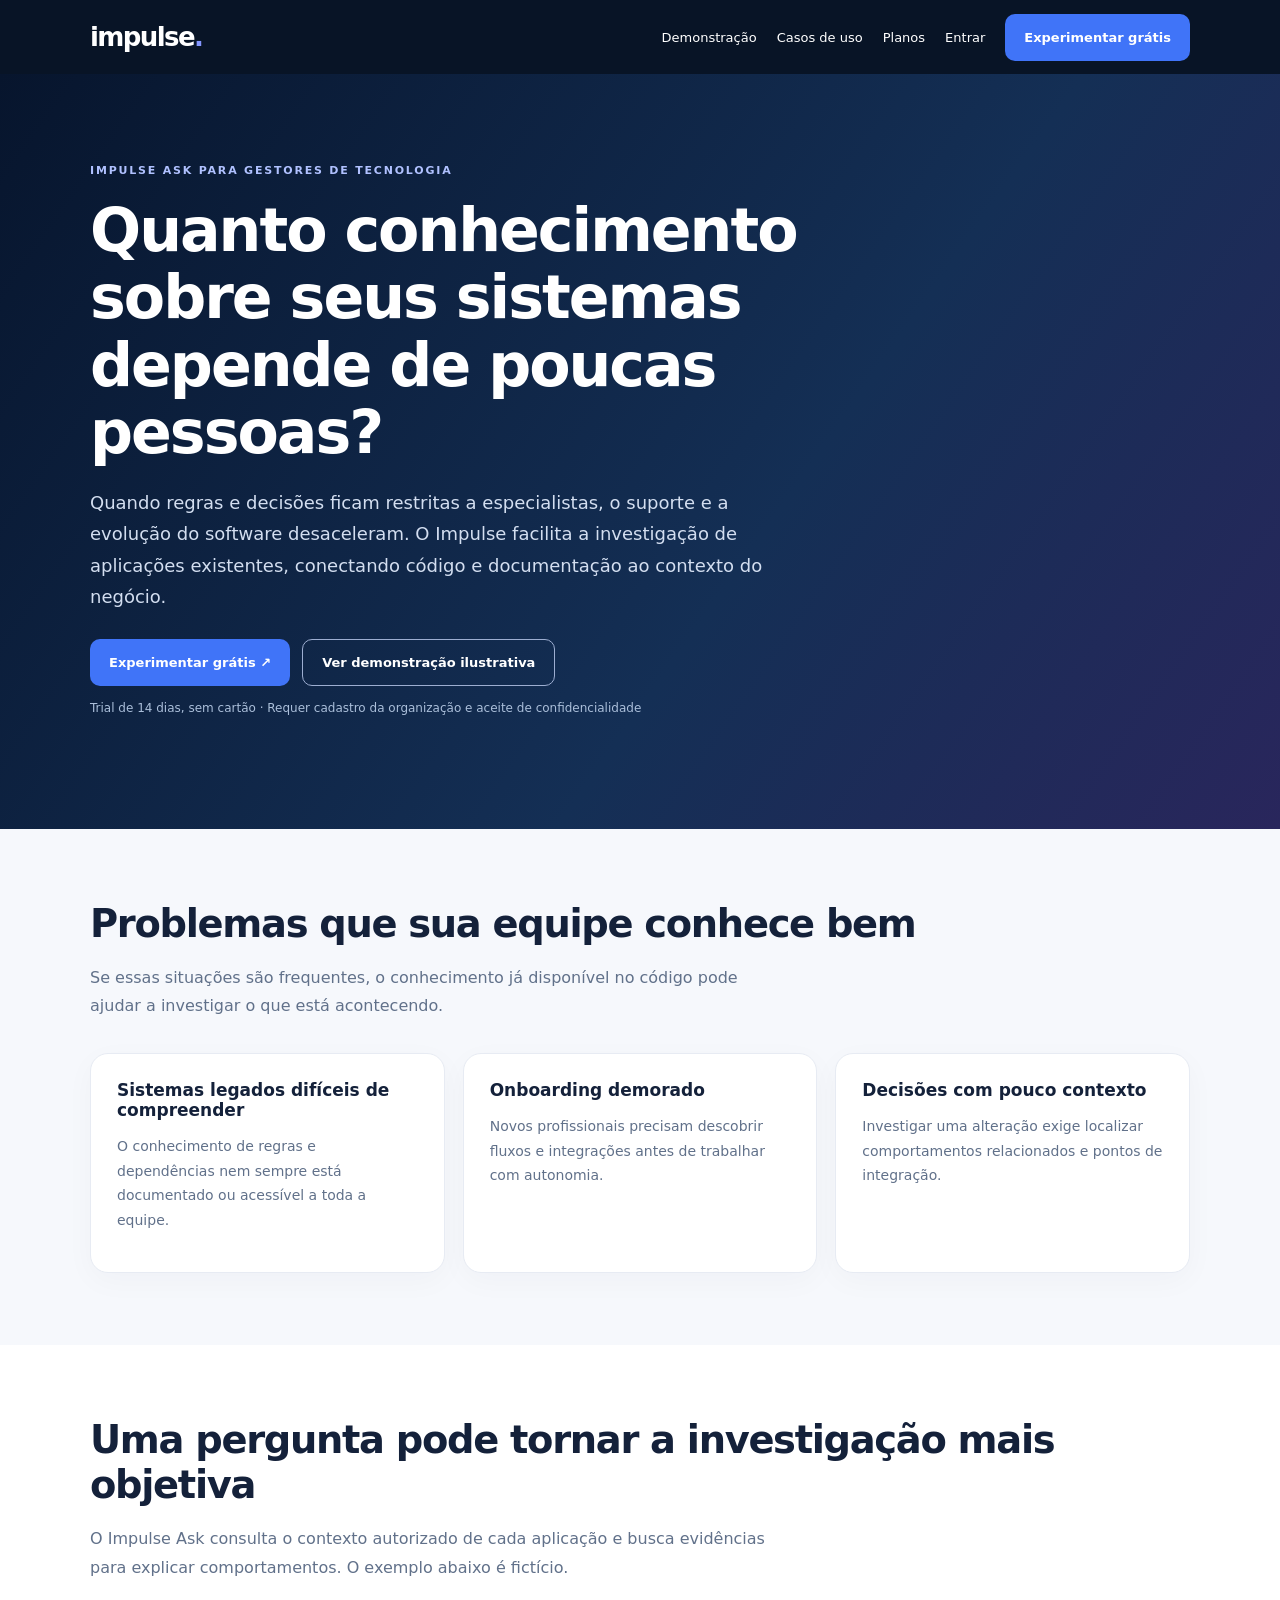
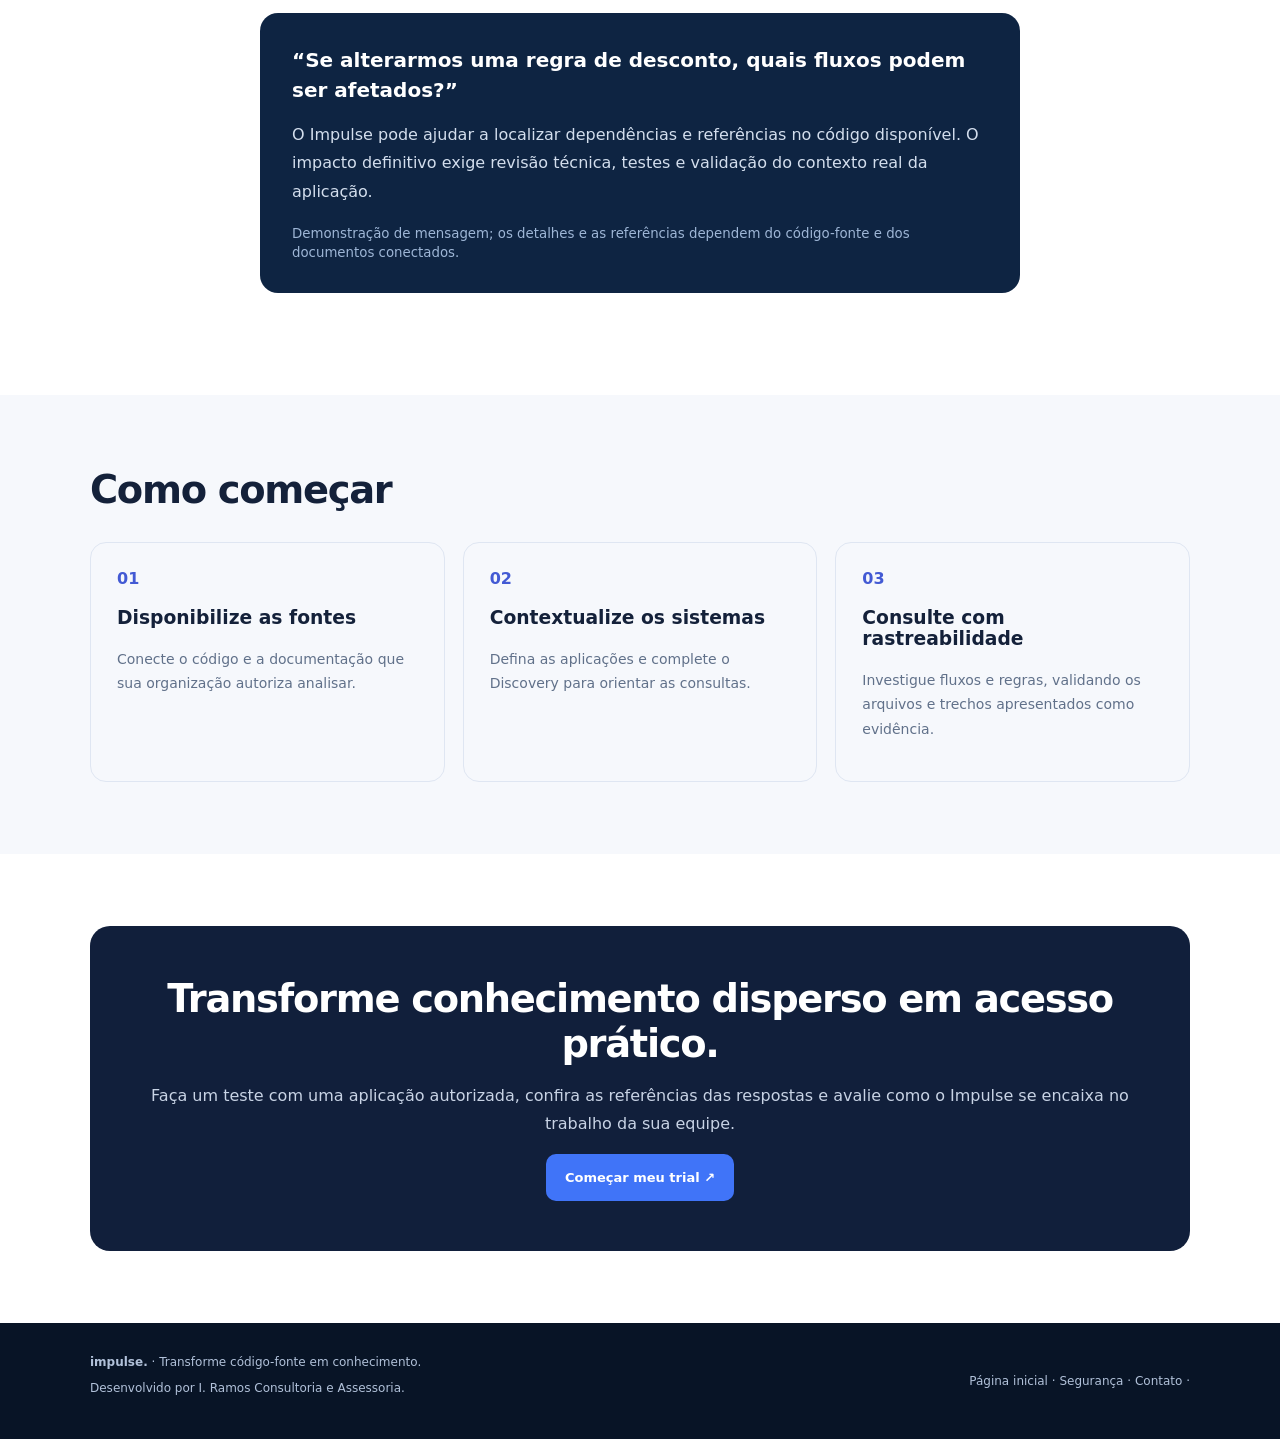
<file: gestao-de-ti/index.html>
<!DOCTYPE html>
<html lang="pt-BR"><head><meta charset="UTF-8"><meta name="viewport" content="width=device-width,initial-scale=1"><meta name="theme-color" content="#081426"><link rel="icon" href="/favicon.svg" type="image/svg+xml"><title>Impulse para Gestão de TI | Conhecimento sobre sistemas e código</title><meta name="description" content="Reduza dependência de especialistas e facilite a compreensão de sistemas legados. Consulte regras e fluxos com evidências do código-fonte no Impulse Ask."><link rel="canonical" href="https://useimpulse.com.br/gestao-de-ti/"><meta property="og:type" content="website"><meta property="og:locale" content="pt_BR"><meta property="og:site_name" content="Impulse"><meta property="og:url" content="https://useimpulse.com.br/gestao-de-ti/"><meta property="og:title" content="Impulse para Gestão de TI | Conhecimento sobre sistemas e código"><meta property="og:description" content="Reduza dependência de especialistas e facilite a compreensão de sistemas legados. Consulte regras e fluxos com evidências do código-fonte no Impulse Ask."><link rel="stylesheet" href="/landing.css"></head>
<body><header class="site-header"><div class="wrap nav"><a class="brand" href="/">impulse<span>.</span></a><nav class="links" aria-label="Navegação"><a href="/#demonstracao">Demonstração</a><a href="/#casos">Casos de uso</a><a href="/#planos">Planos</a><a href="https://app.useimpulse.com.br">Entrar</a><a class="btn" href="https://app.useimpulse.com.br/trial?plan=trial">Experimentar grátis</a></nav></div></header>
<main><section class="hero"><div class="wrap"><span class="eyebrow">IMPULSE ASK PARA GESTORES DE TECNOLOGIA</span><h1>Quanto conhecimento sobre seus sistemas depende de poucas pessoas?</h1><p>Quando regras e decisões ficam restritas a especialistas, o suporte e a evolução do software desaceleram. O Impulse facilita a investigação de aplicações existentes, conectando código e documentação ao contexto do negócio.</p><div class="actions"><a class="btn" href="https://app.useimpulse.com.br/trial?plan=trial">Experimentar grátis ↗</a><a class="btn outline" href="/#demonstracao">Ver demonstração ilustrativa</a></div><p class="note">Trial de 14 dias, sem cartão · Requer cadastro da organização e aceite de confidencialidade</p></div></section>
<section class="section alt"><div class="wrap"><h2>Problemas que sua equipe conhece bem</h2><p class="section-lead">Se essas situações são frequentes, o conhecimento já disponível no código pode ajudar a investigar o que está acontecendo.</p><div class="cards"><article class="card"><h3>Sistemas legados difíceis de compreender</h3><p>O conhecimento de regras e dependências nem sempre está documentado ou acessível a toda a equipe.</p></article><article class="card"><h3>Onboarding demorado</h3><p>Novos profissionais precisam descobrir fluxos e integrações antes de trabalhar com autonomia.</p></article><article class="card"><h3>Decisões com pouco contexto</h3><p>Investigar uma alteração exige localizar comportamentos relacionados e pontos de integração.</p></article></div></div></section>
<section class="section"><div class="wrap"><h2>Uma pergunta pode tornar a investigação mais objetiva</h2><p class="section-lead">O Impulse Ask consulta o contexto autorizado de cada aplicação e busca evidências para explicar comportamentos. O exemplo abaixo é fictício.</p><div class="question"><q>Se alterarmos uma regra de desconto, quais fluxos podem ser afetados?</q><p>O Impulse pode ajudar a localizar dependências e referências no código disponível. O impacto definitivo exige revisão técnica, testes e validação do contexto real da aplicação.</p><small>Demonstração de mensagem; os detalhes e as referências dependem do código-fonte e dos documentos conectados.</small></div></div></section>
<section class="section alt"><div class="wrap"><h2>Como começar</h2><div class="steps"><article class="step"><strong>01</strong><h3>Disponibilize as fontes</h3><p>Conecte o código e a documentação que sua organização autoriza analisar.</p></article><article class="step"><strong>02</strong><h3>Contextualize os sistemas</h3><p>Defina as aplicações e complete o Discovery para orientar as consultas.</p></article><article class="step"><strong>03</strong><h3>Consulte com rastreabilidade</h3><p>Investigue fluxos e regras, validando os arquivos e trechos apresentados como evidência.</p></article></div></div></section>
<section class="section"><div class="wrap"><div class="closing"><h2>Transforme conhecimento disperso em acesso prático.</h2><p>Faça um teste com uma aplicação autorizada, confira as referências das respostas e avalie como o Impulse se encaixa no trabalho da sua equipe.</p><a class="btn" href="https://app.useimpulse.com.br/trial?plan=trial">Começar meu trial ↗</a></div></div></section></main>
<footer class="footer"><div class="wrap foot"><div><strong>impulse.</strong> · Transforme código-fonte em conhecimento.<p>Desenvolvido por I. Ramos Consultoria e Assessoria.</p></div><div><a href="/">Página inicial</a> · <a href="/#seguranca">Segurança</a> · <a href="mailto:contato@useimpulse.com.br">Contato</a> · <button type="button" class="privacy-toggle" id="analytics-preferences">Preferências de analytics</button></div></div></footer>
<div class="consent-banner" id="analytics-consent" role="dialog" aria-label="Preferências de analytics" aria-modal="false" hidden><div><strong>Podemos usar cookies de análise?</strong><p>Usamos Google Analytics apenas com consentimento para entender visitas. Não enviamos conversas, código-fonte ou dados da aplicação.</p></div><div class="consent-actions"><button type="button" id="analytics-reject">Recusar</button><button type="button" class="consent-accept" id="analytics-accept">Aceitar análise</button></div></div><script src="/analytics-config.js" defer></script><script src="/analytics.js" defer></script></body></html>
</file>
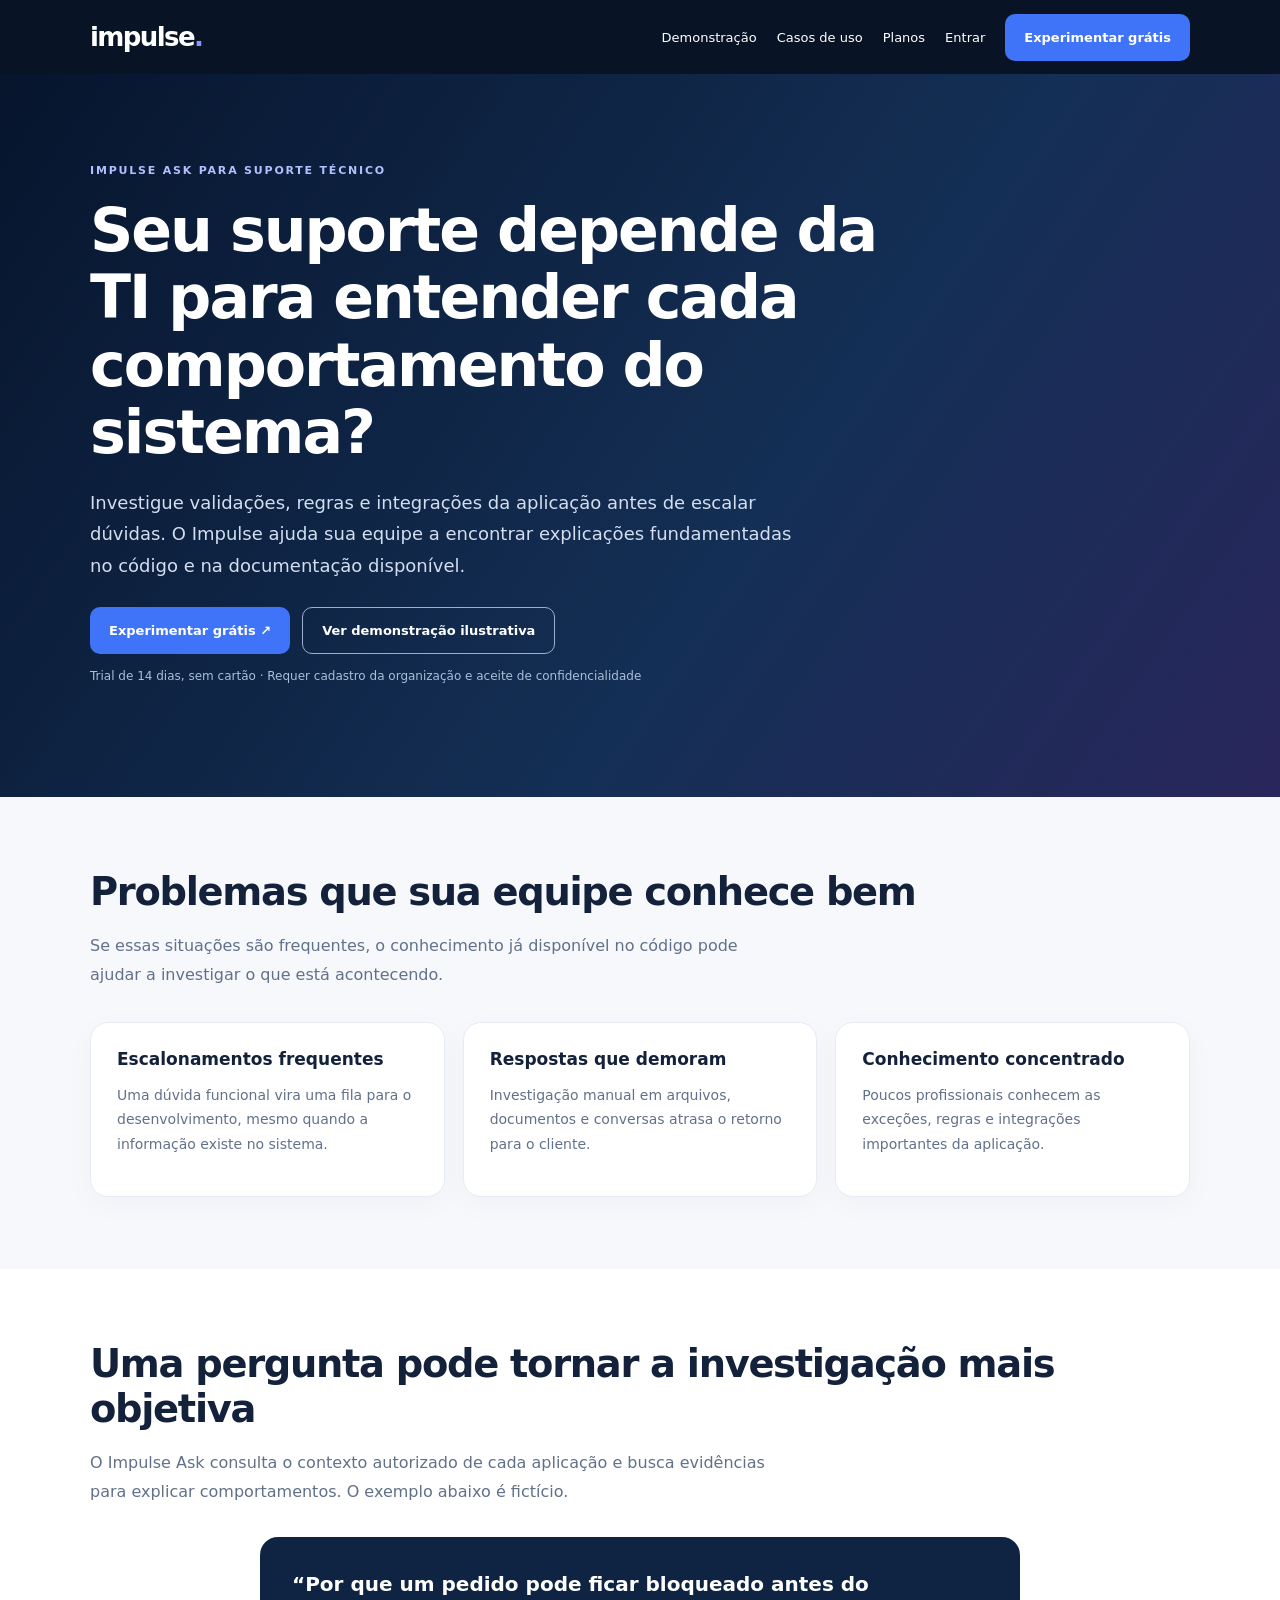
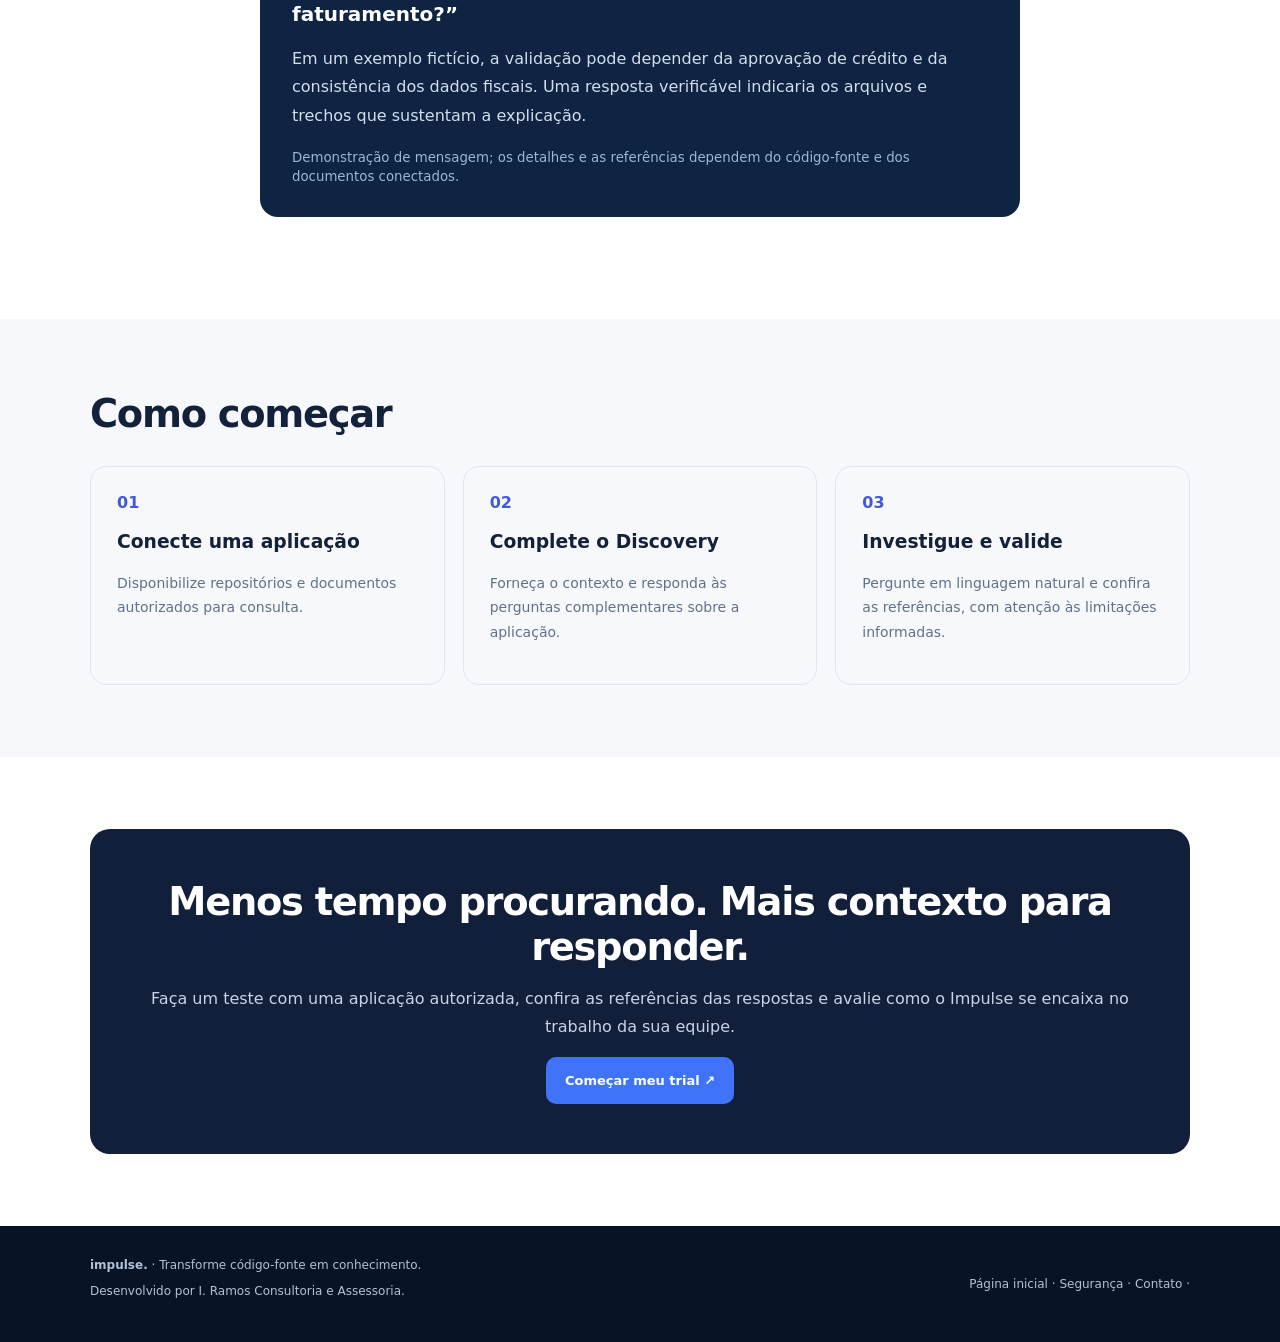
<file: suporte-tecnico/index.html>
<!DOCTYPE html>
<html lang="pt-BR"><head><meta charset="UTF-8"><meta name="viewport" content="width=device-width,initial-scale=1"><meta name="theme-color" content="#081426"><link rel="icon" href="/favicon.svg" type="image/svg+xml"><title>Impulse para Suporte Técnico | Investigue chamados com mais autonomia</title><meta name="description" content="Entenda regras de negócio e comportamentos da aplicação. O Impulse Ask ajuda suporte técnico a investigar dúvidas com evidências do código-fonte."><link rel="canonical" href="https://useimpulse.com.br/suporte-tecnico/"><meta property="og:type" content="website"><meta property="og:locale" content="pt_BR"><meta property="og:site_name" content="Impulse"><meta property="og:url" content="https://useimpulse.com.br/suporte-tecnico/"><meta property="og:title" content="Impulse para Suporte Técnico | Investigue chamados com mais autonomia"><meta property="og:description" content="Entenda regras de negócio e comportamentos da aplicação. O Impulse Ask ajuda suporte técnico a investigar dúvidas com evidências do código-fonte."><link rel="stylesheet" href="/landing.css"></head>
<body><header class="site-header"><div class="wrap nav"><a class="brand" href="/">impulse<span>.</span></a><nav class="links" aria-label="Navegação"><a href="/#demonstracao">Demonstração</a><a href="/#casos">Casos de uso</a><a href="/#planos">Planos</a><a href="https://app.useimpulse.com.br">Entrar</a><a class="btn" href="https://app.useimpulse.com.br/trial?plan=trial">Experimentar grátis</a></nav></div></header>
<main><section class="hero"><div class="wrap"><span class="eyebrow">IMPULSE ASK PARA SUPORTE TÉCNICO</span><h1>Seu suporte depende da TI para entender cada comportamento do sistema?</h1><p>Investigue validações, regras e integrações da aplicação antes de escalar dúvidas. O Impulse ajuda sua equipe a encontrar explicações fundamentadas no código e na documentação disponível.</p><div class="actions"><a class="btn" href="https://app.useimpulse.com.br/trial?plan=trial">Experimentar grátis ↗</a><a class="btn outline" href="/#demonstracao">Ver demonstração ilustrativa</a></div><p class="note">Trial de 14 dias, sem cartão · Requer cadastro da organização e aceite de confidencialidade</p></div></section>
<section class="section alt"><div class="wrap"><h2>Problemas que sua equipe conhece bem</h2><p class="section-lead">Se essas situações são frequentes, o conhecimento já disponível no código pode ajudar a investigar o que está acontecendo.</p><div class="cards"><article class="card"><h3>Escalonamentos frequentes</h3><p>Uma dúvida funcional vira uma fila para o desenvolvimento, mesmo quando a informação existe no sistema.</p></article><article class="card"><h3>Respostas que demoram</h3><p>Investigação manual em arquivos, documentos e conversas atrasa o retorno para o cliente.</p></article><article class="card"><h3>Conhecimento concentrado</h3><p>Poucos profissionais conhecem as exceções, regras e integrações importantes da aplicação.</p></article></div></div></section>
<section class="section"><div class="wrap"><h2>Uma pergunta pode tornar a investigação mais objetiva</h2><p class="section-lead">O Impulse Ask consulta o contexto autorizado de cada aplicação e busca evidências para explicar comportamentos. O exemplo abaixo é fictício.</p><div class="question"><q>Por que um pedido pode ficar bloqueado antes do faturamento?</q><p>Em um exemplo fictício, a validação pode depender da aprovação de crédito e da consistência dos dados fiscais. Uma resposta verificável indicaria os arquivos e trechos que sustentam a explicação.</p><small>Demonstração de mensagem; os detalhes e as referências dependem do código-fonte e dos documentos conectados.</small></div></div></section>
<section class="section alt"><div class="wrap"><h2>Como começar</h2><div class="steps"><article class="step"><strong>01</strong><h3>Conecte uma aplicação</h3><p>Disponibilize repositórios e documentos autorizados para consulta.</p></article><article class="step"><strong>02</strong><h3>Complete o Discovery</h3><p>Forneça o contexto e responda às perguntas complementares sobre a aplicação.</p></article><article class="step"><strong>03</strong><h3>Investigue e valide</h3><p>Pergunte em linguagem natural e confira as referências, com atenção às limitações informadas.</p></article></div></div></section>
<section class="section"><div class="wrap"><div class="closing"><h2>Menos tempo procurando. Mais contexto para responder.</h2><p>Faça um teste com uma aplicação autorizada, confira as referências das respostas e avalie como o Impulse se encaixa no trabalho da sua equipe.</p><a class="btn" href="https://app.useimpulse.com.br/trial?plan=trial">Começar meu trial ↗</a></div></div></section></main>
<footer class="footer"><div class="wrap foot"><div><strong>impulse.</strong> · Transforme código-fonte em conhecimento.<p>Desenvolvido por I. Ramos Consultoria e Assessoria.</p></div><div><a href="/">Página inicial</a> · <a href="/#seguranca">Segurança</a> · <a href="mailto:contato@useimpulse.com.br">Contato</a> · <button type="button" class="privacy-toggle" id="analytics-preferences">Preferências de analytics</button></div></div></footer>
<div class="consent-banner" id="analytics-consent" role="dialog" aria-label="Preferências de analytics" aria-modal="false" hidden><div><strong>Podemos usar cookies de análise?</strong><p>Usamos Google Analytics apenas com consentimento para entender visitas. Não enviamos conversas, código-fonte ou dados da aplicação.</p></div><div class="consent-actions"><button type="button" id="analytics-reject">Recusar</button><button type="button" class="consent-accept" id="analytics-accept">Aceitar análise</button></div></div><script src="/analytics-config.js" defer></script><script src="/analytics.js" defer></script></body></html>
</file>
<file: landing.css>
:root{--navy:#081426;--blue:#4878ff;--ink:#14213a;--muted:#61718a;--line:#e7ebf3}*{box-sizing:border-box}html{scroll-behavior:smooth}body{margin:0;font-family:Inter,system-ui,-apple-system,"Segoe UI",sans-serif;color:var(--ink);background:#fff}a{color:inherit;text-decoration:none}button{font:inherit;cursor:pointer}.wrap{width:min(1100px,calc(100% - 40px));margin:auto}.site-header{background:var(--navy);color:white;position:sticky;top:0;z-index:50}.nav{min-height:74px;display:flex;align-items:center;justify-content:space-between;gap:22px;flex-wrap:wrap}.brand{font-size:26px;font-weight:850;letter-spacing:-1.6px}.brand span{color:#8496ff}.links{display:flex;gap:20px;align-items:center;flex-wrap:wrap;font-size:13px}.btn{display:inline-flex;align-items:center;justify-content:center;text-align:center;min-height:47px;padding:12px 19px;border-radius:10px;background:#4074f8;color:#fff;font-weight:750;font-size:13px}.btn.outline{border:1px solid #9daed1;background:transparent}.hero{background:linear-gradient(125deg,#07152d,#142f55 60%,#29265c);padding:90px 0 98px;color:white}.eyebrow{display:block;color:#b0c1ff;text-transform:uppercase;letter-spacing:1.8px;font-weight:800;font-size:11px}.hero h1{font-size:clamp(34px,4.7vw,62px);letter-spacing:-2px;line-height:1.12;max-width:850px;margin:20px 0}.hero p{max-width:720px;line-height:1.75;color:#d3def0;font-size:18px}.actions{display:flex;gap:12px;flex-wrap:wrap;margin-top:26px}.note{font-size:12px!important;color:#abbfda!important}.section{padding:72px 0}.section.alt{background:#f6f8fc}.section h2{font-size:clamp(29px,3vw,41px);margin:0 0 18px;letter-spacing:-1.3px}.section-lead{color:var(--muted);line-height:1.8;max-width:700px}.cards{display:grid;grid-template-columns:repeat(3,1fr);gap:18px;margin-top:32px}.card{background:#fff;border:1px solid var(--line);border-radius:18px;padding:26px;box-shadow:0 8px 30px #14213a08}.card h3{font-size:17px;margin:0 0 12px}.card p{font-size:14px;color:var(--muted);line-height:1.75}.steps{display:grid;grid-template-columns:repeat(3,1fr);gap:18px;margin-top:30px}.step{border:1px solid #dfe6f2;border-radius:16px;padding:26px}.step strong{color:#435ad4}.step p{font-size:14px;line-height:1.75;color:var(--muted)}.question{background:#0e2442;color:#fff;border-radius:18px;padding:32px;max-width:760px;margin:30px auto}.question q{display:block;font-size:20px;font-weight:700;line-height:1.5}.question p{color:#d3deed;line-height:1.8}.question small{color:#9eb6d6}.closing{background:#111f3b;border-radius:20px;padding:50px;text-align:center;color:white}.closing h2{margin-bottom:12px}.closing p{line-height:1.75;color:#c8d3e5}.footer{background:#081426;color:#b1c1d9;padding:32px 0;font-size:12px}.foot{display:flex;align-items:center;justify-content:space-between;flex-wrap:wrap;gap:12px}.privacy-toggle{border:0;background:transparent;color:#b2c4e3;text-decoration:underline;font-size:12px}.consent-banner[hidden]{display:none!important}.consent-banner{position:fixed;bottom:15px;left:15px;right:15px;z-index:100;background:#fff;box-shadow:0 12px 55px #0005;border:1px solid #cfdbea;border-radius:15px;max-width:950px;margin:auto;padding:19px;display:flex;gap:16px;align-items:center;justify-content:space-between}.consent-banner p{font-size:12px;color:#526481;line-height:1.6;margin:6px 0 0}.consent-actions{display:flex;gap:10px}.consent-actions button{background:#fff;border:1px solid #9dadc5;border-radius:9px;padding:11px 15px;color:#162847;white-space:nowrap}.consent-actions .consent-accept{background:#2459d6;border-color:#2459d6;color:white}@media(max-width:850px){.cards,.steps{grid-template-columns:1fr}.nav{padding:14px 0}.hero{padding:65px 0}.consent-banner{flex-direction:column;align-items:stretch}.consent-actions button{flex:1}}@media(max-width:500px){.hero h1{letter-spacing:-1.2px}.links{gap:12px}.closing{padding:30px 18px}.consent-actions{flex-wrap:wrap}.consent-actions button{flex:1}}
</file>
